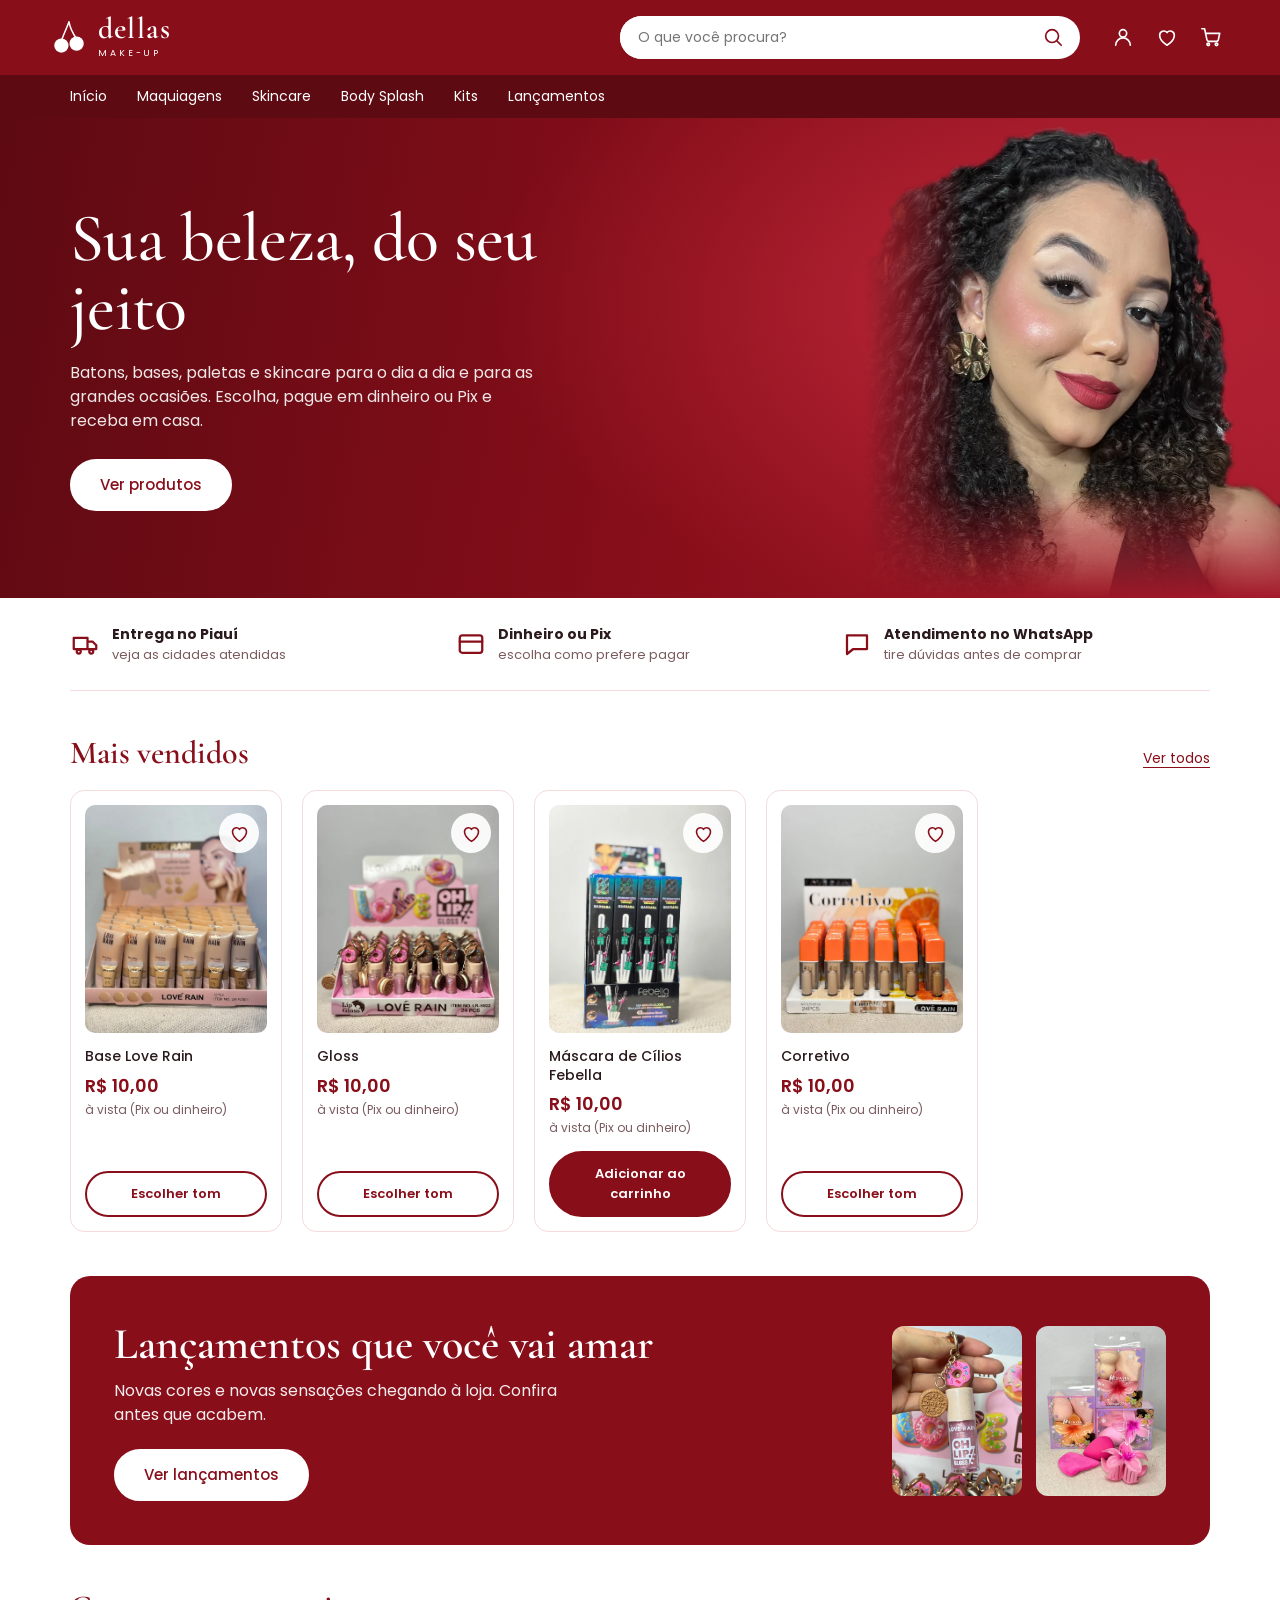
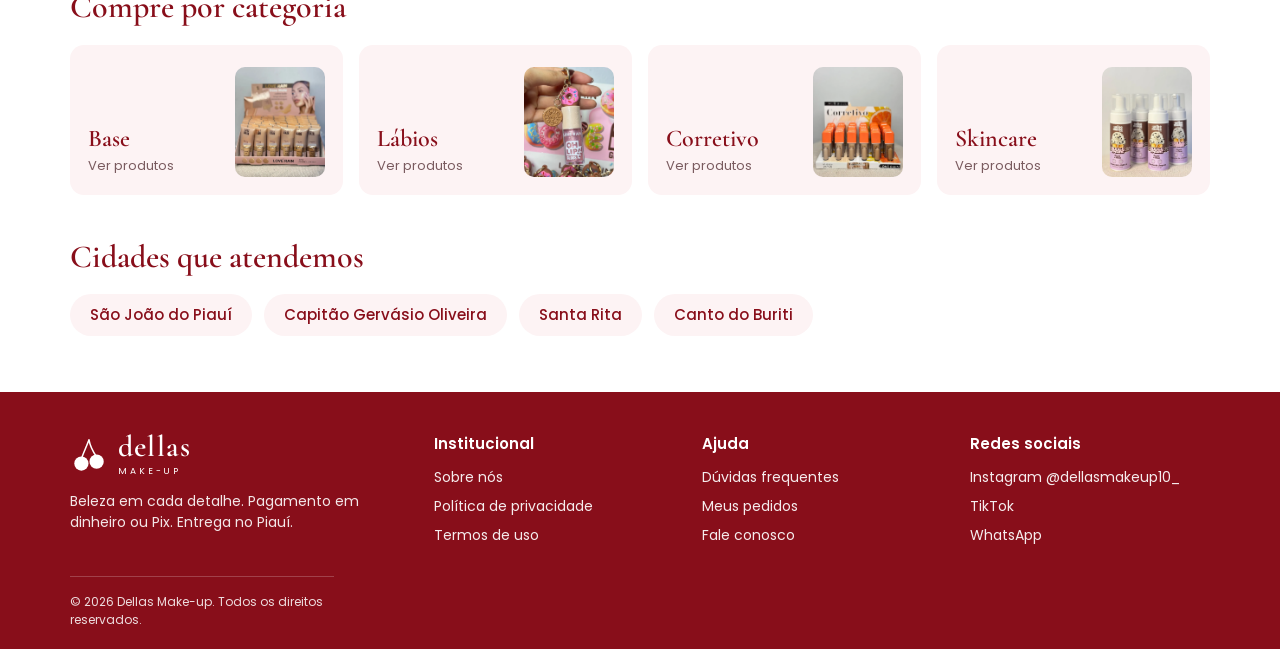
<file: index.html>
<!DOCTYPE html>
<html lang="pt-BR">
<head>
<meta charset="utf-8">
<meta name="viewport" content="width=device-width, initial-scale=1">
<title>Dellas Make-up | Sua beleza, do seu jeito</title>
<meta name="description" content="Batons, bases, paletas e skincare. Compre na Dellas Make-up e pague em dinheiro ou Pix.">
<link rel="preconnect" href="https://fonts.googleapis.com">
<link rel="preconnect" href="https://fonts.gstatic.com" crossorigin>
<link href="https://fonts.googleapis.com/css2?family=Cormorant+Garamond:wght@500;600&family=Poppins:wght@400;500;600&display=swap" rel="stylesheet">
<link rel="stylesheet" href="style.css?v=12">
</head>
<body>

<!-- Ícones reutilizáveis -->
<svg width="0" height="0" style="position:absolute" aria-hidden="true">
 <symbol id="cereja" viewBox="0 0 40 40"><path d="M20 4c-3 8-6 14-8 20M20 4c1 6 4 12 8 18" fill="none" stroke="#fff" stroke-width="1.6" stroke-linecap="round"/><circle cx="12" cy="29" r="7.5" fill="#fff"/><circle cx="28" cy="27" r="7.5" fill="#fff"/></symbol>
 <symbol id="batom" viewBox="0 0 48 70"><path d="M17 38V20q0-9 7-14q7 5 7 14v18z" fill="#880E1A"/><rect x="14" y="38" width="20" height="26" rx="2" fill="#3b0a10"/><rect x="14" y="38" width="20" height="4" fill="#c9a24a"/></symbol>
 <symbol id="base" viewBox="0 0 48 70"><rect x="18" y="4" width="12" height="14" rx="2" fill="#3b0a10"/><rect x="12" y="18" width="24" height="46" rx="6" fill="#e3b08e"/><rect x="16" y="30" width="16" height="14" rx="2" fill="#fff" opacity=".55"/></symbol>
 <symbol id="rimel" viewBox="0 0 48 70"><rect x="21" y="2" width="6" height="22" rx="2" fill="#3b0a10"/><rect x="15" y="24" width="18" height="40" rx="4" fill="#880E1A"/><rect x="15" y="40" width="18" height="6" fill="#3b0a10"/></symbol>
 <symbol id="paleta" viewBox="0 0 64 64"><rect x="3" y="10" width="58" height="44" rx="6" fill="#5b1620"/><g><rect x="9" y="16" width="14" height="14" rx="3" fill="#c0505a"/><rect x="25" y="16" width="14" height="14" rx="3" fill="#e2929a"/><rect x="41" y="16" width="14" height="14" rx="3" fill="#8f2a35"/><rect x="9" y="34" width="14" height="14" rx="3" fill="#d9a07a"/><rect x="25" y="34" width="14" height="14" rx="3" fill="#a3434d"/><rect x="41" y="34" width="14" height="14" rx="3" fill="#f0c3b5"/></g></symbol>
 <symbol id="creme" viewBox="0 0 64 64"><rect x="10" y="26" width="44" height="28" rx="6" fill="#f3d3d6"/><rect x="8" y="14" width="48" height="14" rx="5" fill="#880E1A"/></symbol>
</svg>

<header>
 <div class="wrap topo">
  <a class="logo" href="#" aria-label="Dellas Make-up, página inicial">
   <svg width="38" height="38"><use href="#cereja"/></svg>
   <span><b>dellas</b><small>MAKE-UP</small></span>
  </a>
  <form class="busca" role="search" action="produtos.html" method="get">
   <input type="search" name="q" placeholder="O que você procura?" aria-label="Buscar produtos">
   <button type="submit" aria-label="Buscar"><svg class="i" viewBox="0 0 24 24"><circle cx="11" cy="11" r="7"/><path d="m21 21-4.3-4.3"/></svg></button>
  </form>
  <div class="acoes">
   <a href="conta.html" aria-label="Minha conta"><svg class="i" viewBox="0 0 24 24"><circle cx="12" cy="8" r="4"/><path d="M4 21a8 8 0 0 1 16 0"/></svg></a>
   <a href="favoritos.html" aria-label="Favoritos"><svg class="i" viewBox="0 0 24 24"><path d="M12 21s-8-5.3-8-11a4.5 4.5 0 0 1 8-2.8A4.5 4.5 0 0 1 20 10c0 5.7-8 11-8 11z"/></svg><span class="badge" id="nFav" hidden>0</span></a>
   <a href="carrinho.html" aria-label="Carrinho"><svg class="i" viewBox="0 0 24 24"><circle cx="9" cy="20" r="1.4"/><circle cx="18" cy="20" r="1.4"/><path d="M2 3h3l2.6 12.2a2 2 0 0 0 2 1.6h8.3a2 2 0 0 0 2-1.5L21.5 8H6"/></svg><span class="badge" id="nCarrinho" hidden>0</span></a>
  </div>
 </div>
 <nav aria-label="Categorias"><div class="wrap"><ul>
  <li><a href="#">Início</a></li><li><a href="produtos.html">Maquiagens</a></li><li><a href="produtos.html?cat=skincare">Skincare</a></li><li><a href="produtos.html?cat=bodysplash">Body Splash</a></li><li><a href="produtos.html?cat=esponjas">Kits</a></li><li><a href="produtos.html?cat=lancamentos">Lançamentos</a></li>
 </ul></div></nav>
</header>

<main>
 <div class="hero"><div class="wrap">
  <div>
   <h1>Sua beleza, do seu jeito</h1>
   <p>Batons, bases, paletas e skincare para o dia a dia e para as grandes ocasiões. Escolha, pague em dinheiro ou Pix e receba em casa.</p>
   <a class="btn claro" href="produtos.html">Ver produtos</a>
  </div>
  <img src="foto-hero.webp" width="720" height="832" alt="Mulher sorrindo com maquiagem e batom vinho">
 </div></div>

 <div class="wrap">
  <div class="vant">
   <a href="#cidades" id="verCidades"><svg class="i" viewBox="0 0 24 24"><path d="M3 7h11v9H3zM14 10h4l3 3v3h-7z"/><circle cx="7" cy="18" r="1.6"/><circle cx="17" cy="18" r="1.6"/></svg><span><strong>Entrega no Piauí</strong>veja as cidades atendidas</span></a>
   <div><svg class="i" viewBox="0 0 24 24"><rect x="3" y="5" width="18" height="14" rx="2"/><path d="M3 10h18"/></svg><span><strong>Dinheiro ou Pix</strong>escolha como prefere pagar</span></div>
   <a href="https://wa.me/5511978373595?text=Ol%C3%A1!%20Vim%20pelo%20site%20da%20Dellas%20Make-up." target="_blank" rel="noopener"><svg class="i" viewBox="0 0 24 24"><path d="M4 5h16v11H9l-5 4z"/></svg><span><strong>Atendimento no WhatsApp</strong>tire dúvidas antes de comprar</span></a>
  </div>

  <section id="mais-vendidos">
   <div class="cab"><h2>Mais vendidos</h2><a href="produtos.html">Ver todos</a></div>
   <div class="grade" id="vendidos"></div>
  </section>

  <section id="lancamentos">
   <div class="lanc">
    <div>
     <h2>Lançamentos que você vai amar</h2>
     <p>Novas cores e novas sensações chegando à loja. Confira antes que acabem.</p>
     <a class="btn claro" href="produtos.html?cat=lancamentos">Ver lançamentos</a>
    </div>
    <div class="vitrine" aria-hidden="true"><img src="p-gloss-rosa.webp" alt=""><img src="p-kit-esponja-2.webp" alt=""></div>
   </div>
  </section>

  <section>
   <h2>Compre por categoria</h2>
   <div class="cats">
    <a href="produtos.html?cat=base"><span><b>Base</b><small>Ver produtos</small></span><img src="p-base.webp" alt=""></a>
    <a href="produtos.html?cat=labios"><span><b>Lábios</b><small>Ver produtos</small></span><img src="p-gloss-rosa.webp" alt=""></a>
    <a href="produtos.html?cat=corretivo"><span><b>Corretivo</b><small>Ver produtos</small></span><img src="p-corretivo-1.webp" alt=""></a>
    <a href="produtos.html?cat=skincare"><span><b>Skincare</b><small>Ver produtos</small></span><img src="p-espuma.webp" alt=""></a>
   </div>
  </section>
  <section id="cidades">
   <h2>Cidades que atendemos</h2>
   <ul class="cidades"><li>São João do Piauí</li><li>Capitão Gervásio Oliveira</li><li>Santa Rita</li><li>Canto do Buriti</li></ul>
  </section>
 </div>
</main>

<footer>
 <div class="wrap">
  <div class="rod">
   <div>
    <a class="logo" href="#"><svg width="38" height="38"><use href="#cereja"/></svg><span><b>dellas</b><small>MAKE-UP</small></span></a>
    <p>Beleza em cada detalhe. Pagamento em dinheiro ou Pix. Entrega no Piauí.</p>
   </div>
   <div><h4>Institucional</h4><ul><li><a href="sobre.html">Sobre nós</a></li><li><a href="#">Política de privacidade</a></li><li><a href="#">Termos de uso</a></li></ul></div>
   <div><h4>Ajuda</h4><ul><li><a href="#">Dúvidas frequentes</a></li><li><a href="pedidos.html">Meus pedidos</a></li><li><a href="https://wa.me/5511978373595?text=Ol%C3%A1!%20Vim%20pelo%20site%20da%20Dellas%20Make-up." target="_blank" rel="noopener">Fale conosco</a></li></ul></div>
   <div><h4>Redes sociais</h4><ul><li><a href="https://www.instagram.com/dellasmakeup10_" target="_blank" rel="noopener">Instagram @dellasmakeup10_</a></li><li><a href="#">TikTok</a></li><li><a href="https://wa.me/5511978373595?text=Ol%C3%A1!%20Vim%20pelo%20site%20da%20Dellas%20Make-up." target="_blank" rel="noopener">WhatsApp</a></li></ul></div>
  </div>
  <p class="copy">© 2026 Dellas Make-up. Todos os direitos reservados.</p>
 </div>
</footer>

<script src="config.js?v=12"></script>
<script src="catalogo.js?v=12"></script>
<script src="produtos.js?v=12"></script>
<script src="loja.js?v=12"></script>
<script>$("vendidos").innerHTML=[0,1,4,5].filter(visivel).map(i=>cartao(i)).join("");
$("verCidades").addEventListener("click",e=>{e.preventDefault();const s=$("cidades"),calmo=matchMedia("(prefers-reduced-motion:reduce)").matches;
 s.scrollIntoView({behavior:calmo?"auto":"smooth",block:"center"});s.classList.add("destacar");
 clearTimeout(window._dest);window._dest=setTimeout(()=>s.classList.remove("destacar"),2800);});</script>
</body>
</html>
</file>
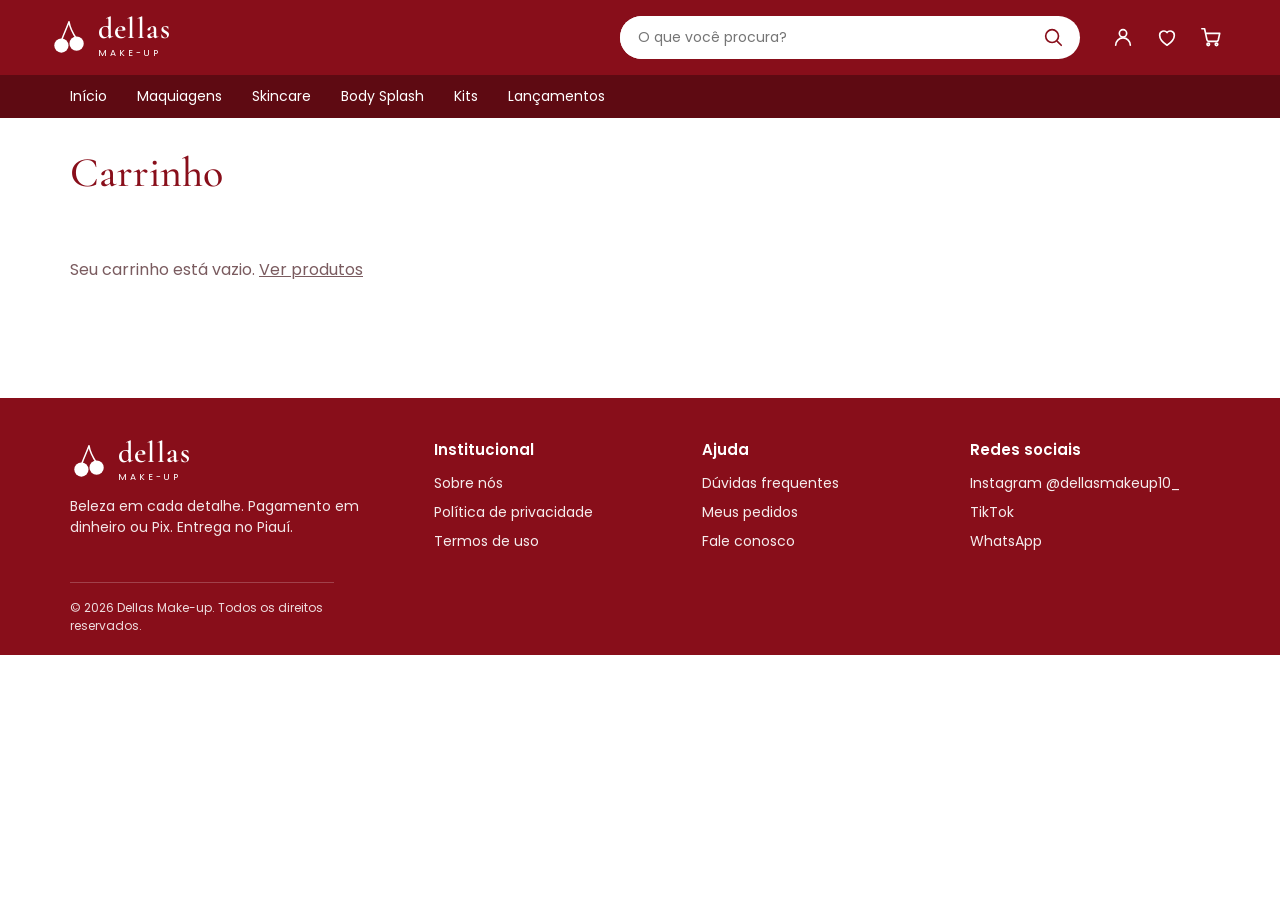
<file: carrinho.html>
<!DOCTYPE html>
<html lang="pt-BR">
<head>
<meta charset="utf-8">
<meta name="viewport" content="width=device-width, initial-scale=1">
<title>Carrinho | Dellas Make-up</title>
<meta name="description" content="Batons, bases, corretivos, paletas e mais. Compre na Dellas Make-up e pague em dinheiro ou Pix.">
<link rel="preconnect" href="https://fonts.googleapis.com">
<link rel="preconnect" href="https://fonts.gstatic.com" crossorigin>
<link href="https://fonts.googleapis.com/css2?family=Cormorant+Garamond:wght@500;600&family=Poppins:wght@400;500;600&display=swap" rel="stylesheet">
<link rel="stylesheet" href="style.css?v=12">
</head>
<body>

<!-- Ícones reutilizáveis -->
<svg width="0" height="0" style="position:absolute" aria-hidden="true">
 <symbol id="cereja" viewBox="0 0 40 40"><path d="M20 4c-3 8-6 14-8 20M20 4c1 6 4 12 8 18" fill="none" stroke="#fff" stroke-width="1.6" stroke-linecap="round"/><circle cx="12" cy="29" r="7.5" fill="#fff"/><circle cx="28" cy="27" r="7.5" fill="#fff"/></symbol>
 <symbol id="batom" viewBox="0 0 48 70"><path d="M17 38V20q0-9 7-14q7 5 7 14v18z" fill="#880E1A"/><rect x="14" y="38" width="20" height="26" rx="2" fill="#3b0a10"/><rect x="14" y="38" width="20" height="4" fill="#c9a24a"/></symbol>
 <symbol id="base" viewBox="0 0 48 70"><rect x="18" y="4" width="12" height="14" rx="2" fill="#3b0a10"/><rect x="12" y="18" width="24" height="46" rx="6" fill="#e3b08e"/><rect x="16" y="30" width="16" height="14" rx="2" fill="#fff" opacity=".55"/></symbol>
 <symbol id="rimel" viewBox="0 0 48 70"><rect x="21" y="2" width="6" height="22" rx="2" fill="#3b0a10"/><rect x="15" y="24" width="18" height="40" rx="4" fill="#880E1A"/><rect x="15" y="40" width="18" height="6" fill="#3b0a10"/></symbol>
 <symbol id="paleta" viewBox="0 0 64 64"><rect x="3" y="10" width="58" height="44" rx="6" fill="#5b1620"/><g><rect x="9" y="16" width="14" height="14" rx="3" fill="#c0505a"/><rect x="25" y="16" width="14" height="14" rx="3" fill="#e2929a"/><rect x="41" y="16" width="14" height="14" rx="3" fill="#8f2a35"/><rect x="9" y="34" width="14" height="14" rx="3" fill="#d9a07a"/><rect x="25" y="34" width="14" height="14" rx="3" fill="#a3434d"/><rect x="41" y="34" width="14" height="14" rx="3" fill="#f0c3b5"/></g></symbol>
 <symbol id="creme" viewBox="0 0 64 64"><rect x="10" y="26" width="44" height="28" rx="6" fill="#f3d3d6"/><rect x="8" y="14" width="48" height="14" rx="5" fill="#880E1A"/></symbol>
<symbol id="po" viewBox="0 0 64 64"><circle cx="32" cy="32" r="27" fill="#3b0a10"/><circle cx="32" cy="32" r="20" fill="#e9a3a6"/><circle cx="26" cy="26" r="6" fill="#fff" opacity=".35"/></symbol><symbol id="caneta" viewBox="0 0 48 70"><rect x="21" y="4" width="6" height="48" rx="3" fill="#3b0a10"/><path d="M21 52h6l-3 13z" fill="#880E1A"/></symbol></svg>

<header>
 <div class="wrap topo">
  <a class="logo" href="index.html" aria-label="Dellas Make-up, página inicial">
   <svg width="38" height="38"><use href="#cereja"/></svg>
   <span><b>dellas</b><small>MAKE-UP</small></span>
  </a>
  <form class="busca" role="search" action="produtos.html" method="get">
   <input type="search" name="q" placeholder="O que você procura?" aria-label="Buscar produtos">
   <button type="submit" aria-label="Buscar"><svg class="i" viewBox="0 0 24 24"><circle cx="11" cy="11" r="7"/><path d="m21 21-4.3-4.3"/></svg></button>
  </form>
  <div class="acoes">
   <a href="conta.html" aria-label="Minha conta"><svg class="i" viewBox="0 0 24 24"><circle cx="12" cy="8" r="4"/><path d="M4 21a8 8 0 0 1 16 0"/></svg></a>
   <a href="favoritos.html" aria-label="Favoritos"><svg class="i" viewBox="0 0 24 24"><path d="M12 21s-8-5.3-8-11a4.5 4.5 0 0 1 8-2.8A4.5 4.5 0 0 1 20 10c0 5.7-8 11-8 11z"/></svg><span class="badge" id="nFav" hidden>0</span></a>
   <a href="carrinho.html" aria-label="Carrinho"><svg class="i" viewBox="0 0 24 24"><circle cx="9" cy="20" r="1.4"/><circle cx="18" cy="20" r="1.4"/><path d="M2 3h3l2.6 12.2a2 2 0 0 0 2 1.6h8.3a2 2 0 0 0 2-1.5L21.5 8H6"/></svg><span class="badge" id="nCarrinho" hidden>0</span></a>
  </div>
 </div>
 <nav aria-label="Categorias"><div class="wrap"><ul>
  <li><a href="index.html">Início</a></li><li><a href="produtos.html">Maquiagens</a></li><li><a href="produtos.html?cat=skincare">Skincare</a></li><li><a href="produtos.html?cat=bodysplash">Body Splash</a></li><li><a href="produtos.html?cat=esponjas">Kits</a></li><li><a href="produtos.html?cat=lancamentos">Lançamentos</a></li>
 </ul></div></nav>
</header>

<main class="wrap pagina">
 <h1 class="titulo">Carrinho</h1>
 <p class="vazio" id="vazio" hidden>Seu carrinho está vazio. <a href="produtos.html"><u>Ver produtos</u></a></p>
 <div class="carrinho" id="cheio">
  <div id="itens"></div>
  <aside class="caixa">
   <h2>Resumo do pedido</h2>
   <div class="linha"><span>Subtotal</span><span id="sub"></span></div>
   <div class="linha total"><span>Total</span><span id="total"></span></div>
   <form id="pedido" class="form">
    <label>Nome<input name="nome" required maxlength="60" autocomplete="name"></label>
    <label>WhatsApp (com DDD)<input name="whats" required inputmode="tel" autocomplete="tel" placeholder="86 99999-9999"></label>
    <div class="radios" role="radiogroup" aria-label="Como você quer receber"><b>Como você quer receber?</b>
     <label><input type="radio" name="receber" value="Retirada" required> Retirada</label>
     <label><input type="radio" name="receber" value="Entrega"> Entrega</label></div>
    <fieldset id="blocoEntrega" hidden disabled>
     <label>Cidade<select name="cidade" required><option value="">Escolha sua cidade</option></select></label>
     <label>Rua<input type="text" name="rua" required maxlength="80" autocomplete="street-address" placeholder="Nome da rua"></label>
     <label>Bairro<input type="text" name="bairro" required maxlength="60" placeholder="Seu bairro"></label>
     <label>Número<input type="text" name="numero" required maxlength="10" placeholder="Ex.: 123 ou s/n"></label>
    </fieldset>
    <div class="radios" role="radiogroup" aria-label="Forma de pagamento"><b>Pagamento</b>
     <label><input type="radio" name="pag" value="Dinheiro" checked> Dinheiro</label>
     <label><input type="radio" name="pag" value="Pix"> Pix</label></div>
    <label>Observações (opcional)<textarea name="obs" rows="2" maxlength="300"></textarea></label>
    <p class="erro" id="erro" role="alert"></p>
    <button class="btn" type="submit">Enviar pedido pelo WhatsApp</button>
    <p class="nota-texto">O pedido abre no seu WhatsApp e o pagamento é combinado por lá.</p>
   </form>
   <button type="button" class="rem" id="limpar">Esvaziar carrinho</button>
  </aside>
 </div>
</main>
<script src="config.js?v=12"></script>
<script src="catalogo.js?v=12"></script>
<script src="produtos.js?v=12"></script>
<script src="loja.js?v=12"></script>
<script>
const lista=()=>carrinho.itens().filter(i=>visivel(i.id));
const somar=l=>l.reduce((s,i)=>s+(P[i.id].preco??0)*i.qtd,0);
const f=$("pedido");
f.cidade.insertAdjacentHTML("beforeend",LOJA.cidades.map(x=>`<option>${esc(x)}</option>`).join(""));
const c=conta.ler();if(c){f.nome.value=c.nome;f.whats.value=c.whats;f.cidade.value=c.cidade;
 if(c.endereco){const e=c.endereco;if(e.cidade)f.cidade.value=e.cidade;f.rua.value=e.rua||"";f.bairro.value=e.bairro||"";f.numero.value=e.numero||"";}}
else $("limpar").insertAdjacentHTML("beforebegin",'<p class="nota-texto"><a href="conta.html?voltar=carrinho.html"><u>Entre na sua conta</u> para preencher seus dados automaticamente e guardar o histórico dos seus pedidos.</a></p>');
f.addEventListener("change",e=>{if(e.target.name!=="receber")return;const ent=f.receber.value==="Entrega";$("blocoEntrega").hidden=!ent;$("blocoEntrega").disabled=!ent;});
function desenhar(){
 const l=lista();$("vazio").hidden=l.length>0;$("cheio").hidden=!l.length;if(!l.length)return;
 $("itens").innerHTML=l.map((it,k)=>{const p=P[it.id];
  return `<div class="item"><a href="produto.html?id=${it.id}"><img src="${p.imgs[0]}" alt="${esc(p.nome)}"></a><div><h3><a href="produto.html?id=${it.id}">${esc(p.nome)}</a></h3>${it.tom?`<small>Tom: ${esc(it.tom)}</small>`:""}<div class="qtd"><button type="button" data-k="${k}" data-d="-1" aria-label="Diminuir quantidade">−</button><span>${it.qtd}</span><button type="button" data-k="${k}" data-d="1" aria-label="Aumentar quantidade">+</button></div></div><div class="dir"><b>${brl((p.preco??0)*it.qtd)}</b><br><button type="button" class="rem" data-k="${k}" data-rem>Remover</button></div></div>`;}).join("");
 $("sub").textContent=$("total").textContent=brl(somar(l));
}
$("itens").addEventListener("click",e=>{const b=e.target.closest("button");if(!b)return;
 const l=lista(),k=+b.dataset.k;
 if(b.hasAttribute("data-rem"))l.splice(k,1);else l[k].qtd=Math.min(20,Math.max(1,l[k].qtd+ +b.dataset.d));
 carrinho.salvar(l);desenhar();});
$("limpar").onclick=()=>{carrinho.salvar([]);desenhar();};
f.addEventListener("submit",e=>{e.preventDefault();const l=lista();if(!l.length)return;
 if(!LOJA.whatsapp){$("erro").textContent="O número de WhatsApp da loja ainda não foi configurado (arquivo produtos.js).";return;}
 $("erro").textContent="";
 const linhas=l.map(i=>{const p=P[i.id];return `• ${i.qtd}x ${p.nome}${i.tom?` (tom ${i.tom})`:""} - ${brl((p.preco??0)*i.qtd)}`;}).join("\n");
 const ent=f.receber.value==="Entrega";
 const receb=ent?`Entrega\n*Endereço:* ${f.rua.value.trim()}, nº ${f.numero.value.trim()}, ${f.bairro.value.trim()} - ${f.cidade.value}`:"Retirada";
 const msg=`Olá! Quero fazer um pedido na Dellas Make-up:\n\n${linhas}\n\n*Total:* ${brl(somar(l))}\n*Nome:* ${f.nome.value.trim()}\n*WhatsApp:* ${f.whats.value.trim()}\n*Recebimento:* ${receb}\n*Pagamento:* ${f.pag.value}${f.obs.value.trim()?`\n*Obs.:* ${f.obs.value.trim()}`:""}`;
 if(ent&&c)conta.salvar({...c,endereco:{cidade:f.cidade.value,rua:f.rua.value.trim(),bairro:f.bairro.value.trim(),numero:f.numero.value.trim()}});
 pedidos.adicionar({id:Date.now(),data:new Date().toISOString(),uid:uidAtual(),itens:l.map(i=>({id:i.id,nome:P[i.id].nome,tom:i.tom,qtd:i.qtd,preco:P[i.id].preco??0})),total:somar(l),receber:ent?"Entrega":"Retirada",endereco:ent?`${f.rua.value.trim()}, nº ${f.numero.value.trim()}, ${f.bairro.value.trim()} - ${f.cidade.value}`:"",pagamento:f.pag.value});
 window.open("https://wa.me/"+LOJA.whatsapp.replace(/\D/g,"")+"?text="+encodeURIComponent(msg),"_blank","noopener");
 carrinho.salvar([]);setTimeout(()=>{location.href="pedidos.html?enviado=1";},400);});
desenhar();
</script>

<footer>
 <div class="wrap">
  <div class="rod">
   <div>
    <a class="logo" href="index.html"><svg width="38" height="38"><use href="#cereja"/></svg><span><b>dellas</b><small>MAKE-UP</small></span></a>
    <p>Beleza em cada detalhe. Pagamento em dinheiro ou Pix. Entrega no Piauí.</p>
   </div>
   <div><h4>Institucional</h4><ul><li><a href="sobre.html">Sobre nós</a></li><li><a href="#">Política de privacidade</a></li><li><a href="#">Termos de uso</a></li></ul></div>
   <div><h4>Ajuda</h4><ul><li><a href="#">Dúvidas frequentes</a></li><li><a href="pedidos.html">Meus pedidos</a></li><li><a href="https://wa.me/5511978373595?text=Ol%C3%A1!%20Vim%20pelo%20site%20da%20Dellas%20Make-up." target="_blank" rel="noopener">Fale conosco</a></li></ul></div>
   <div><h4>Redes sociais</h4><ul><li><a href="https://www.instagram.com/dellasmakeup10_" target="_blank" rel="noopener">Instagram @dellasmakeup10_</a></li><li><a href="#">TikTok</a></li><li><a href="https://wa.me/5511978373595?text=Ol%C3%A1!%20Vim%20pelo%20site%20da%20Dellas%20Make-up." target="_blank" rel="noopener">WhatsApp</a></li></ul></div>
  </div>
  <p class="copy">© 2026 Dellas Make-up. Todos os direitos reservados.</p>
 </div>
</footer>

</body>
</html>
</file>
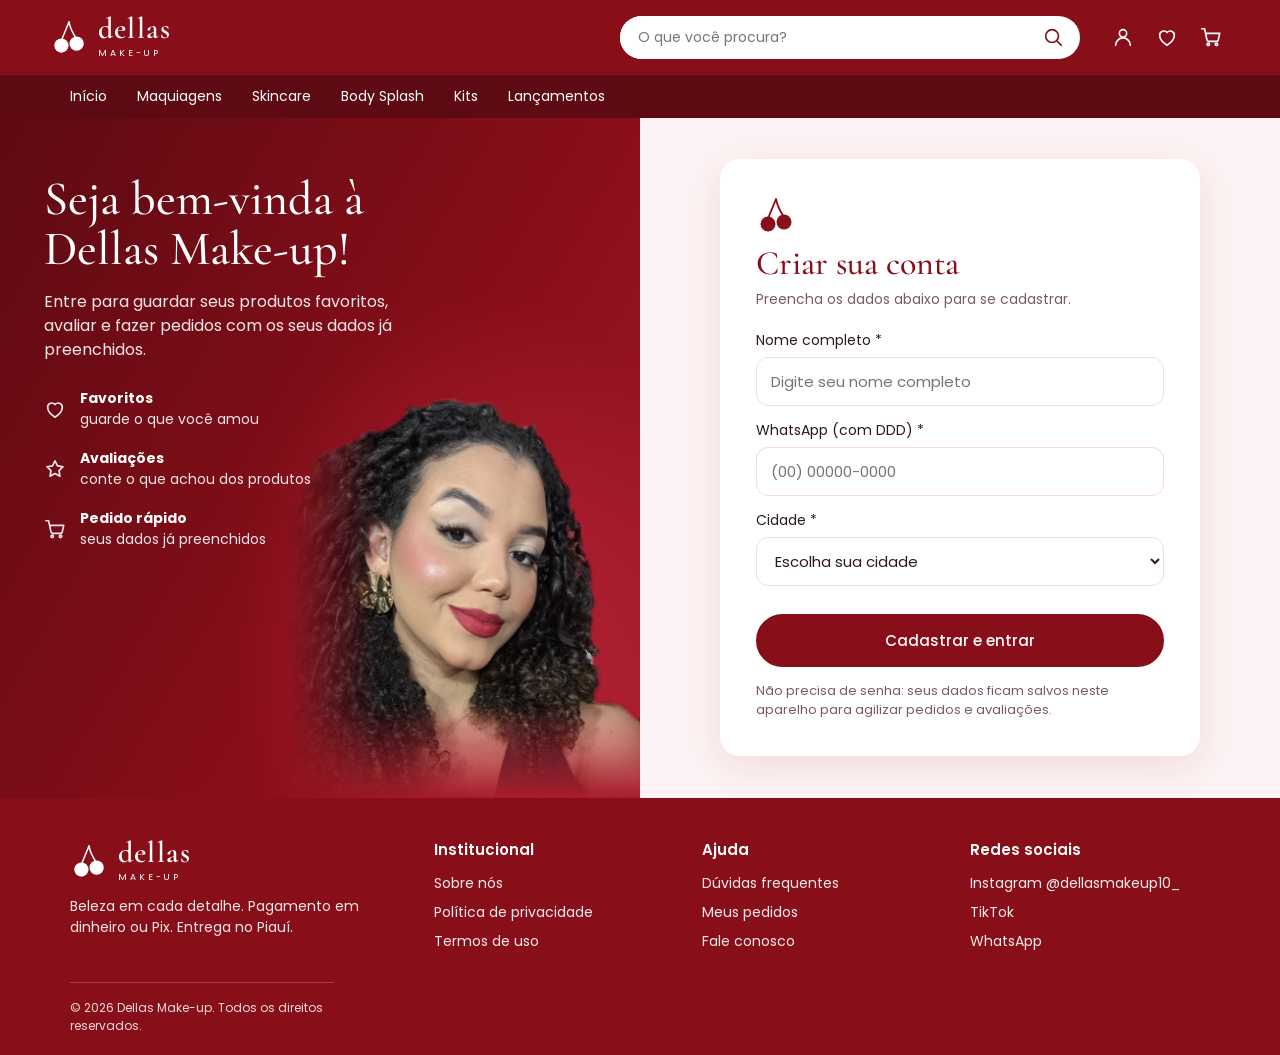
<file: conta.html>
<!DOCTYPE html>
<html lang="pt-BR">
<head>
<meta charset="utf-8">
<meta name="viewport" content="width=device-width, initial-scale=1">
<title>Minha conta | Dellas Make-up</title>
<meta name="description" content="Batons, bases, corretivos, paletas e mais. Compre na Dellas Make-up e pague em dinheiro ou Pix.">
<link rel="preconnect" href="https://fonts.googleapis.com">
<link rel="preconnect" href="https://fonts.gstatic.com" crossorigin>
<link href="https://fonts.googleapis.com/css2?family=Cormorant+Garamond:wght@500;600&family=Poppins:wght@400;500;600&display=swap" rel="stylesheet">
<link rel="stylesheet" href="style.css?v=12">
</head>
<body>

<!-- Ícones reutilizáveis -->
<svg width="0" height="0" style="position:absolute" aria-hidden="true">
 <symbol id="cereja" viewBox="0 0 40 40"><path d="M20 4c-3 8-6 14-8 20M20 4c1 6 4 12 8 18" fill="none" stroke="#fff" stroke-width="1.6" stroke-linecap="round"/><circle cx="12" cy="29" r="7.5" fill="#fff"/><circle cx="28" cy="27" r="7.5" fill="#fff"/></symbol>
 <symbol id="batom" viewBox="0 0 48 70"><path d="M17 38V20q0-9 7-14q7 5 7 14v18z" fill="#880E1A"/><rect x="14" y="38" width="20" height="26" rx="2" fill="#3b0a10"/><rect x="14" y="38" width="20" height="4" fill="#c9a24a"/></symbol>
 <symbol id="base" viewBox="0 0 48 70"><rect x="18" y="4" width="12" height="14" rx="2" fill="#3b0a10"/><rect x="12" y="18" width="24" height="46" rx="6" fill="#e3b08e"/><rect x="16" y="30" width="16" height="14" rx="2" fill="#fff" opacity=".55"/></symbol>
 <symbol id="rimel" viewBox="0 0 48 70"><rect x="21" y="2" width="6" height="22" rx="2" fill="#3b0a10"/><rect x="15" y="24" width="18" height="40" rx="4" fill="#880E1A"/><rect x="15" y="40" width="18" height="6" fill="#3b0a10"/></symbol>
 <symbol id="paleta" viewBox="0 0 64 64"><rect x="3" y="10" width="58" height="44" rx="6" fill="#5b1620"/><g><rect x="9" y="16" width="14" height="14" rx="3" fill="#c0505a"/><rect x="25" y="16" width="14" height="14" rx="3" fill="#e2929a"/><rect x="41" y="16" width="14" height="14" rx="3" fill="#8f2a35"/><rect x="9" y="34" width="14" height="14" rx="3" fill="#d9a07a"/><rect x="25" y="34" width="14" height="14" rx="3" fill="#a3434d"/><rect x="41" y="34" width="14" height="14" rx="3" fill="#f0c3b5"/></g></symbol>
 <symbol id="creme" viewBox="0 0 64 64"><rect x="10" y="26" width="44" height="28" rx="6" fill="#f3d3d6"/><rect x="8" y="14" width="48" height="14" rx="5" fill="#880E1A"/></symbol>
<symbol id="po" viewBox="0 0 64 64"><circle cx="32" cy="32" r="27" fill="#3b0a10"/><circle cx="32" cy="32" r="20" fill="#e9a3a6"/><circle cx="26" cy="26" r="6" fill="#fff" opacity=".35"/></symbol><symbol id="caneta" viewBox="0 0 48 70"><rect x="21" y="4" width="6" height="48" rx="3" fill="#3b0a10"/><path d="M21 52h6l-3 13z" fill="#880E1A"/></symbol></svg>

<header>
 <div class="wrap topo">
  <a class="logo" href="index.html" aria-label="Dellas Make-up, página inicial">
   <svg width="38" height="38"><use href="#cereja"/></svg>
   <span><b>dellas</b><small>MAKE-UP</small></span>
  </a>
  <form class="busca" role="search" action="produtos.html" method="get">
   <input type="search" name="q" placeholder="O que você procura?" aria-label="Buscar produtos">
   <button type="submit" aria-label="Buscar"><svg class="i" viewBox="0 0 24 24"><circle cx="11" cy="11" r="7"/><path d="m21 21-4.3-4.3"/></svg></button>
  </form>
  <div class="acoes">
   <a href="conta.html" aria-label="Minha conta"><svg class="i" viewBox="0 0 24 24"><circle cx="12" cy="8" r="4"/><path d="M4 21a8 8 0 0 1 16 0"/></svg></a>
   <a href="favoritos.html" aria-label="Favoritos"><svg class="i" viewBox="0 0 24 24"><path d="M12 21s-8-5.3-8-11a4.5 4.5 0 0 1 8-2.8A4.5 4.5 0 0 1 20 10c0 5.7-8 11-8 11z"/></svg><span class="badge" id="nFav" hidden>0</span></a>
   <a href="carrinho.html" aria-label="Carrinho"><svg class="i" viewBox="0 0 24 24"><circle cx="9" cy="20" r="1.4"/><circle cx="18" cy="20" r="1.4"/><path d="M2 3h3l2.6 12.2a2 2 0 0 0 2 1.6h8.3a2 2 0 0 0 2-1.5L21.5 8H6"/></svg><span class="badge" id="nCarrinho" hidden>0</span></a>
  </div>
 </div>
 <nav aria-label="Categorias"><div class="wrap"><ul>
  <li><a href="index.html">Início</a></li><li><a href="produtos.html">Maquiagens</a></li><li><a href="produtos.html?cat=skincare">Skincare</a></li><li><a href="produtos.html?cat=bodysplash">Body Splash</a></li><li><a href="produtos.html?cat=esponjas">Kits</a></li><li><a href="produtos.html?cat=lancamentos">Lançamentos</a></li>
 </ul></div></nav>
</header>

<main class="conta-pagina">
 <div class="conta-lado">
  <div class="conta-texto">
   <h2>Seja bem-vinda à Dellas Make-up!</h2>
   <p>Entre para guardar seus produtos favoritos, avaliar e fazer pedidos com os seus dados já preenchidos.</p>
   <ul>
    <li><svg class="i" viewBox="0 0 24 24"><path d="M12 21s-8-5.3-8-11a4.5 4.5 0 0 1 8-2.8A4.5 4.5 0 0 1 20 10c0 5.7-8 11-8 11z"/></svg><span><b>Favoritos</b>guarde o que você amou</span></li>
    <li><svg class="i" viewBox="0 0 24 24"><path d="m12 3 2.7 5.6 6.1.9-4.4 4.3 1 6.1L12 17l-5.4 2.9 1-6.1-4.4-4.3 6.1-.9z"/></svg><span><b>Avaliações</b>conte o que achou dos produtos</span></li>
    <li><svg class="i" viewBox="0 0 24 24"><circle cx="9" cy="20" r="1.4"/><circle cx="18" cy="20" r="1.4"/><path d="M2 3h3l2.6 12.2a2 2 0 0 0 2 1.6h8.3a2 2 0 0 0 2-1.5L21.5 8H6"/></svg><span><b>Pedido rápido</b>seus dados já preenchidos</span></li>
   </ul>
  </div>
  <img src="foto-hero.webp" alt="">
 </div>
 <div class="conta-dir"><div class="conta-cartao" id="conteudo"></div></div>
</main>
<script src="config.js?v=12"></script>
<script src="catalogo.js?v=12"></script>
<script src="produtos.js?v=12"></script>
<script src="loja.js?v=12"></script>
<script>
const voltar=new URLSearchParams(location.search).get("voltar");
const destino=/^[a-z]+\.html(\?[A-Za-z0-9=&_-]*)?$/.test(voltar||"")?voltar:null;
const cereja='<svg class="cereja-v" viewBox="0 0 40 40" aria-hidden="true"><path d="M20 4c-3 8-6 14-8 20M20 4c1 6 4 12 8 18" fill="none" stroke="#880E1A" stroke-width="1.8" stroke-linecap="round"/><circle cx="12" cy="29" r="7.5" fill="#880E1A"/><circle cx="28" cy="27" r="7.5" fill="#880E1A"/></svg>';
function formulario(d){const novo=!d.nome;
 $("conteudo").innerHTML=`${cereja}<h1>${novo?"Criar sua conta":"Editar seus dados"}</h1><p class="sub">Preencha os dados abaixo${novo?" para se cadastrar":""}.</p><form id="f" class="form"><label>Nome completo *<input name="nome" required maxlength="60" autocomplete="name" placeholder="Digite seu nome completo" value="${esc(d.nome||"")}"></label><label>WhatsApp (com DDD) *<input name="whats" required inputmode="tel" autocomplete="tel" placeholder="(00) 00000-0000" value="${esc(d.whats||"")}"></label><label>Cidade *<select name="cidade" required><option value="">Escolha sua cidade</option>${LOJA.cidades.map(x=>`<option${x===d.cidade?" selected":""}>${esc(x)}</option>`).join("")}</select></label><p class="erro" id="erro" role="alert"></p><button class="btn" type="submit">${novo?"Cadastrar e entrar":"Salvar"}</button><p class="nota-texto">Não precisa de senha: seus dados ficam salvos neste aparelho para agilizar pedidos e avaliações.</p></form>`;
 $("f").addEventListener("submit",e=>{e.preventDefault();const f=e.target,w=f.whats.value.replace(/\D/g,"");
  if(w.length<10||w.length>13){$("erro").textContent="Digite o WhatsApp com DDD. Ex.: (86) 99999-9999";return;}
  conta.salvar({uid:d.uid||(crypto.randomUUID?crypto.randomUUID():String(Date.now())),nome:f.nome.value.trim(),whats:f.whats.value.trim(),cidade:f.cidade.value,endereco:d.endereco});
  if(destino)location.href=destino;else perfil();});
}
function perfil(){const c=conta.ler();
 $("conteudo").innerHTML=`${cereja}<h1>Olá, ${esc(c.nome.split(" ")[0])}!</h1><p class="sub">Seus dados neste aparelho.</p><dl class="dados"><dt>Nome</dt><dd>${esc(c.nome)}</dd><dt>WhatsApp</dt><dd>${esc(c.whats)}</dd><dt>Cidade</dt><dd>${esc(c.cidade)}</dd></dl><p class="botoes"><a class="btn" href="pedidos.html">Meus pedidos</a><a class="btn vazado" href="favoritos.html">Favoritos</a><a class="btn vazado" href="carrinho.html">Carrinho</a></p><p><button type="button" class="rem" id="editar">Editar dados</button> · <button type="button" class="rem" id="sair">Sair</button></p>`;
 $("editar").onclick=()=>formulario(c);$("sair").onclick=()=>{conta.sair();formulario({});};}
conta.ler()?perfil():formulario({});
</script>

<footer>
 <div class="wrap">
  <div class="rod">
   <div>
    <a class="logo" href="index.html"><svg width="38" height="38"><use href="#cereja"/></svg><span><b>dellas</b><small>MAKE-UP</small></span></a>
    <p>Beleza em cada detalhe. Pagamento em dinheiro ou Pix. Entrega no Piauí.</p>
   </div>
   <div><h4>Institucional</h4><ul><li><a href="sobre.html">Sobre nós</a></li><li><a href="#">Política de privacidade</a></li><li><a href="#">Termos de uso</a></li></ul></div>
   <div><h4>Ajuda</h4><ul><li><a href="#">Dúvidas frequentes</a></li><li><a href="pedidos.html">Meus pedidos</a></li><li><a href="https://wa.me/5511978373595?text=Ol%C3%A1!%20Vim%20pelo%20site%20da%20Dellas%20Make-up." target="_blank" rel="noopener">Fale conosco</a></li></ul></div>
   <div><h4>Redes sociais</h4><ul><li><a href="https://www.instagram.com/dellasmakeup10_" target="_blank" rel="noopener">Instagram @dellasmakeup10_</a></li><li><a href="#">TikTok</a></li><li><a href="https://wa.me/5511978373595?text=Ol%C3%A1!%20Vim%20pelo%20site%20da%20Dellas%20Make-up." target="_blank" rel="noopener">WhatsApp</a></li></ul></div>
  </div>
  <p class="copy">© 2026 Dellas Make-up. Todos os direitos reservados.</p>
 </div>
</footer>

</body>
</html>
</file>
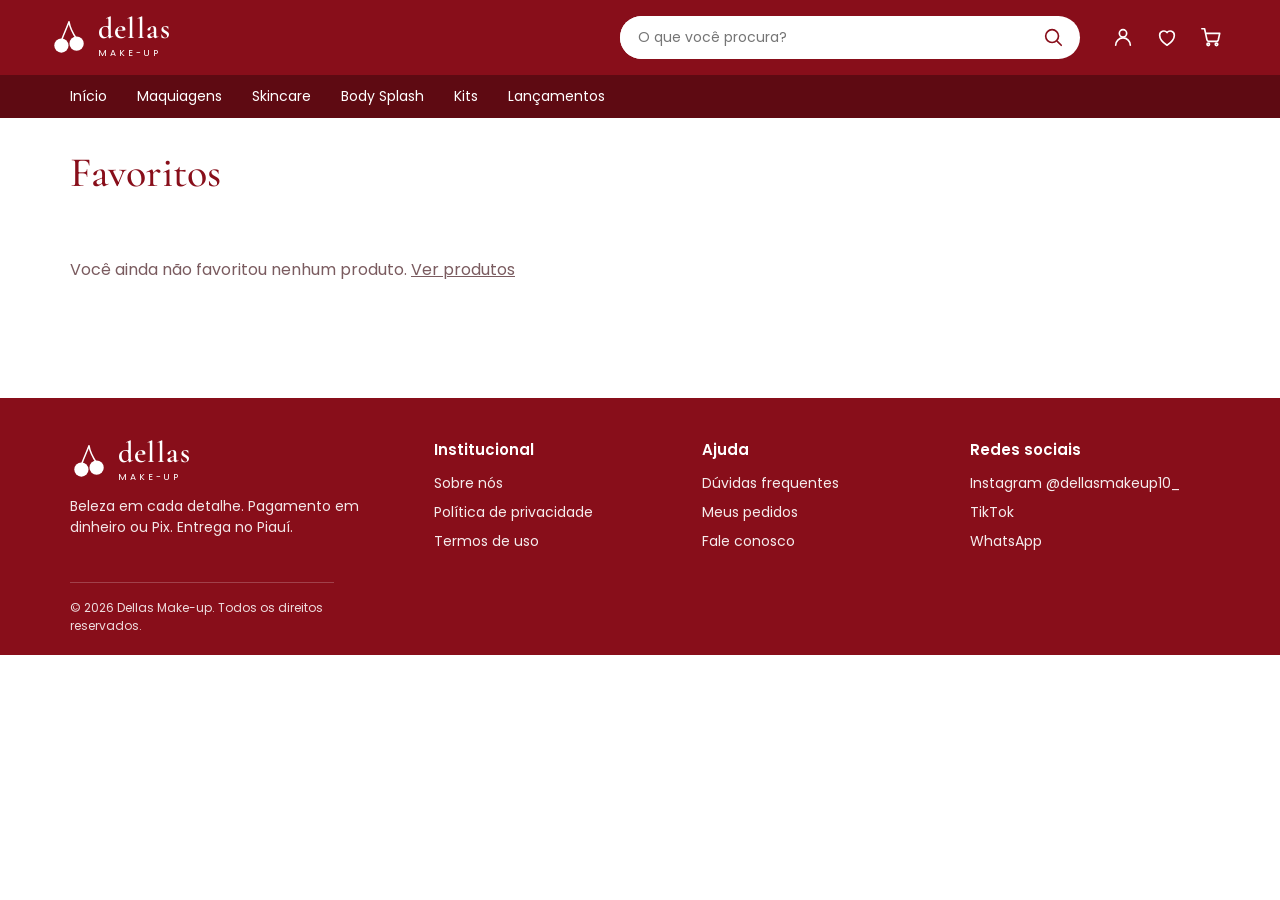
<file: favoritos.html>
<!DOCTYPE html>
<html lang="pt-BR">
<head>
<meta charset="utf-8">
<meta name="viewport" content="width=device-width, initial-scale=1">
<title>Favoritos | Dellas Make-up</title>
<meta name="description" content="Batons, bases, corretivos, paletas e mais. Compre na Dellas Make-up e pague em dinheiro ou Pix.">
<link rel="preconnect" href="https://fonts.googleapis.com">
<link rel="preconnect" href="https://fonts.gstatic.com" crossorigin>
<link href="https://fonts.googleapis.com/css2?family=Cormorant+Garamond:wght@500;600&family=Poppins:wght@400;500;600&display=swap" rel="stylesheet">
<link rel="stylesheet" href="style.css?v=12">
</head>
<body>

<!-- Ícones reutilizáveis -->
<svg width="0" height="0" style="position:absolute" aria-hidden="true">
 <symbol id="cereja" viewBox="0 0 40 40"><path d="M20 4c-3 8-6 14-8 20M20 4c1 6 4 12 8 18" fill="none" stroke="#fff" stroke-width="1.6" stroke-linecap="round"/><circle cx="12" cy="29" r="7.5" fill="#fff"/><circle cx="28" cy="27" r="7.5" fill="#fff"/></symbol>
 <symbol id="batom" viewBox="0 0 48 70"><path d="M17 38V20q0-9 7-14q7 5 7 14v18z" fill="#880E1A"/><rect x="14" y="38" width="20" height="26" rx="2" fill="#3b0a10"/><rect x="14" y="38" width="20" height="4" fill="#c9a24a"/></symbol>
 <symbol id="base" viewBox="0 0 48 70"><rect x="18" y="4" width="12" height="14" rx="2" fill="#3b0a10"/><rect x="12" y="18" width="24" height="46" rx="6" fill="#e3b08e"/><rect x="16" y="30" width="16" height="14" rx="2" fill="#fff" opacity=".55"/></symbol>
 <symbol id="rimel" viewBox="0 0 48 70"><rect x="21" y="2" width="6" height="22" rx="2" fill="#3b0a10"/><rect x="15" y="24" width="18" height="40" rx="4" fill="#880E1A"/><rect x="15" y="40" width="18" height="6" fill="#3b0a10"/></symbol>
 <symbol id="paleta" viewBox="0 0 64 64"><rect x="3" y="10" width="58" height="44" rx="6" fill="#5b1620"/><g><rect x="9" y="16" width="14" height="14" rx="3" fill="#c0505a"/><rect x="25" y="16" width="14" height="14" rx="3" fill="#e2929a"/><rect x="41" y="16" width="14" height="14" rx="3" fill="#8f2a35"/><rect x="9" y="34" width="14" height="14" rx="3" fill="#d9a07a"/><rect x="25" y="34" width="14" height="14" rx="3" fill="#a3434d"/><rect x="41" y="34" width="14" height="14" rx="3" fill="#f0c3b5"/></g></symbol>
 <symbol id="creme" viewBox="0 0 64 64"><rect x="10" y="26" width="44" height="28" rx="6" fill="#f3d3d6"/><rect x="8" y="14" width="48" height="14" rx="5" fill="#880E1A"/></symbol>
<symbol id="po" viewBox="0 0 64 64"><circle cx="32" cy="32" r="27" fill="#3b0a10"/><circle cx="32" cy="32" r="20" fill="#e9a3a6"/><circle cx="26" cy="26" r="6" fill="#fff" opacity=".35"/></symbol><symbol id="caneta" viewBox="0 0 48 70"><rect x="21" y="4" width="6" height="48" rx="3" fill="#3b0a10"/><path d="M21 52h6l-3 13z" fill="#880E1A"/></symbol></svg>

<header>
 <div class="wrap topo">
  <a class="logo" href="index.html" aria-label="Dellas Make-up, página inicial">
   <svg width="38" height="38"><use href="#cereja"/></svg>
   <span><b>dellas</b><small>MAKE-UP</small></span>
  </a>
  <form class="busca" role="search" action="produtos.html" method="get">
   <input type="search" name="q" placeholder="O que você procura?" aria-label="Buscar produtos">
   <button type="submit" aria-label="Buscar"><svg class="i" viewBox="0 0 24 24"><circle cx="11" cy="11" r="7"/><path d="m21 21-4.3-4.3"/></svg></button>
  </form>
  <div class="acoes">
   <a href="conta.html" aria-label="Minha conta"><svg class="i" viewBox="0 0 24 24"><circle cx="12" cy="8" r="4"/><path d="M4 21a8 8 0 0 1 16 0"/></svg></a>
   <a href="favoritos.html" aria-label="Favoritos"><svg class="i" viewBox="0 0 24 24"><path d="M12 21s-8-5.3-8-11a4.5 4.5 0 0 1 8-2.8A4.5 4.5 0 0 1 20 10c0 5.7-8 11-8 11z"/></svg><span class="badge" id="nFav" hidden>0</span></a>
   <a href="carrinho.html" aria-label="Carrinho"><svg class="i" viewBox="0 0 24 24"><circle cx="9" cy="20" r="1.4"/><circle cx="18" cy="20" r="1.4"/><path d="M2 3h3l2.6 12.2a2 2 0 0 0 2 1.6h8.3a2 2 0 0 0 2-1.5L21.5 8H6"/></svg><span class="badge" id="nCarrinho" hidden>0</span></a>
  </div>
 </div>
 <nav aria-label="Categorias"><div class="wrap"><ul>
  <li><a href="index.html">Início</a></li><li><a href="produtos.html">Maquiagens</a></li><li><a href="produtos.html?cat=skincare">Skincare</a></li><li><a href="produtos.html?cat=bodysplash">Body Splash</a></li><li><a href="produtos.html?cat=esponjas">Kits</a></li><li><a href="produtos.html?cat=lancamentos">Lançamentos</a></li>
 </ul></div></nav>
</header>

<main class="wrap pagina">
 <h1 class="titulo">Favoritos</h1>
 <div class="grade" id="grade"></div>
</main>
<script src="config.js?v=12"></script>
<script src="catalogo.js?v=12"></script>
<script src="produtos.js?v=12"></script>
<script src="loja.js?v=12"></script>
<script>
function mostrar(){const l=favoritos.lista().filter(visivel);
 $("grade").innerHTML=l.length?l.map(i=>cartao(i)).join(""):`<p class="vazio">Você ainda não favoritou nenhum produto. <a href="produtos.html"><u>Ver produtos</u></a></p>`;}
document.addEventListener("click",e=>{if(e.target.closest("[data-fav]"))setTimeout(mostrar,0);});
mostrar();
</script>

<footer>
 <div class="wrap">
  <div class="rod">
   <div>
    <a class="logo" href="index.html"><svg width="38" height="38"><use href="#cereja"/></svg><span><b>dellas</b><small>MAKE-UP</small></span></a>
    <p>Beleza em cada detalhe. Pagamento em dinheiro ou Pix. Entrega no Piauí.</p>
   </div>
   <div><h4>Institucional</h4><ul><li><a href="sobre.html">Sobre nós</a></li><li><a href="#">Política de privacidade</a></li><li><a href="#">Termos de uso</a></li></ul></div>
   <div><h4>Ajuda</h4><ul><li><a href="#">Dúvidas frequentes</a></li><li><a href="pedidos.html">Meus pedidos</a></li><li><a href="https://wa.me/5511978373595?text=Ol%C3%A1!%20Vim%20pelo%20site%20da%20Dellas%20Make-up." target="_blank" rel="noopener">Fale conosco</a></li></ul></div>
   <div><h4>Redes sociais</h4><ul><li><a href="https://www.instagram.com/dellasmakeup10_" target="_blank" rel="noopener">Instagram @dellasmakeup10_</a></li><li><a href="#">TikTok</a></li><li><a href="https://wa.me/5511978373595?text=Ol%C3%A1!%20Vim%20pelo%20site%20da%20Dellas%20Make-up." target="_blank" rel="noopener">WhatsApp</a></li></ul></div>
  </div>
  <p class="copy">© 2026 Dellas Make-up. Todos os direitos reservados.</p>
 </div>
</footer>

</body>
</html>
</file>
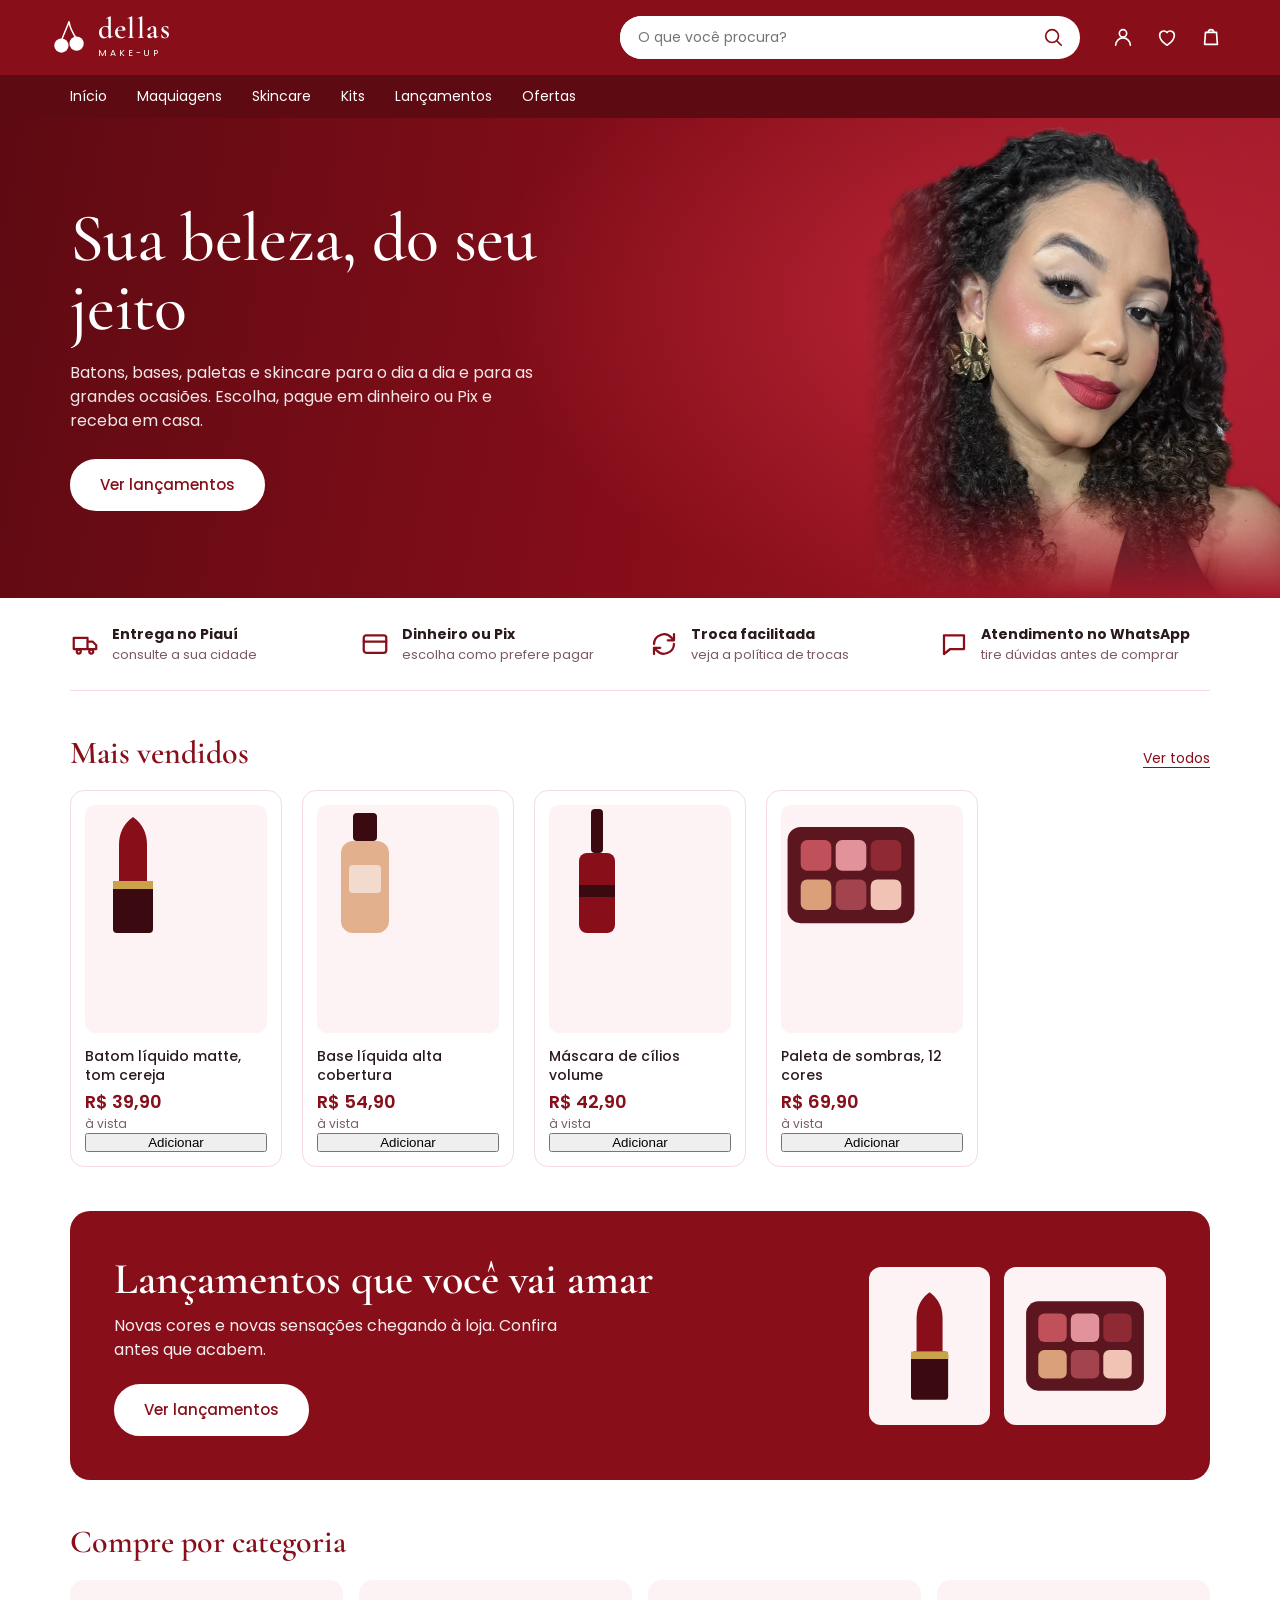
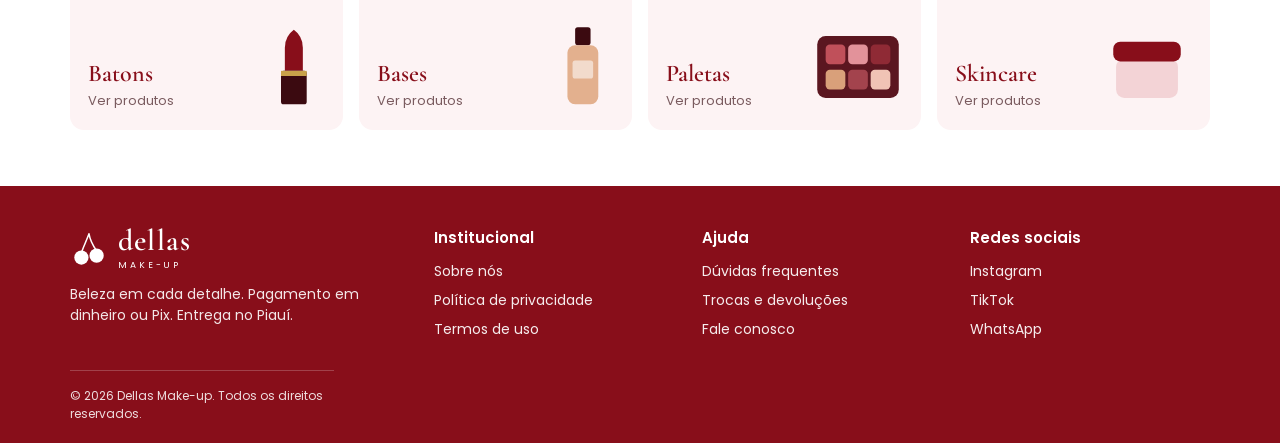
<file: index (1).html>
<!DOCTYPE html>
<html lang="pt-BR">
<head>
<meta charset="utf-8">
<meta name="viewport" content="width=device-width, initial-scale=1">
<title>Dellas Make-up | Sua beleza, do seu jeito</title>
<meta name="description" content="Batons, bases, paletas e skincare. Compre na Dellas Make-up e pague em dinheiro ou Pix.">
<link rel="preconnect" href="https://fonts.googleapis.com">
<link rel="preconnect" href="https://fonts.gstatic.com" crossorigin>
<link href="https://fonts.googleapis.com/css2?family=Cormorant+Garamond:wght@500;600&family=Poppins:wght@400;500;600&display=swap" rel="stylesheet">
<link rel="stylesheet" href="style.css">
</head>
<body>

<!-- Ícones reutilizáveis -->
<svg width="0" height="0" style="position:absolute" aria-hidden="true">
 <symbol id="cereja" viewBox="0 0 40 40"><path d="M20 4c-3 8-6 14-8 20M20 4c1 6 4 12 8 18" fill="none" stroke="#fff" stroke-width="1.6" stroke-linecap="round"/><circle cx="12" cy="29" r="7.5" fill="#fff"/><circle cx="28" cy="27" r="7.5" fill="#fff"/></symbol>
 <symbol id="batom" viewBox="0 0 48 70"><path d="M17 38V20q0-9 7-14q7 5 7 14v18z" fill="#880E1A"/><rect x="14" y="38" width="20" height="26" rx="2" fill="#3b0a10"/><rect x="14" y="38" width="20" height="4" fill="#c9a24a"/></symbol>
 <symbol id="base" viewBox="0 0 48 70"><rect x="18" y="4" width="12" height="14" rx="2" fill="#3b0a10"/><rect x="12" y="18" width="24" height="46" rx="6" fill="#e3b08e"/><rect x="16" y="30" width="16" height="14" rx="2" fill="#fff" opacity=".55"/></symbol>
 <symbol id="rimel" viewBox="0 0 48 70"><rect x="21" y="2" width="6" height="22" rx="2" fill="#3b0a10"/><rect x="15" y="24" width="18" height="40" rx="4" fill="#880E1A"/><rect x="15" y="40" width="18" height="6" fill="#3b0a10"/></symbol>
 <symbol id="paleta" viewBox="0 0 64 64"><rect x="3" y="10" width="58" height="44" rx="6" fill="#5b1620"/><g><rect x="9" y="16" width="14" height="14" rx="3" fill="#c0505a"/><rect x="25" y="16" width="14" height="14" rx="3" fill="#e2929a"/><rect x="41" y="16" width="14" height="14" rx="3" fill="#8f2a35"/><rect x="9" y="34" width="14" height="14" rx="3" fill="#d9a07a"/><rect x="25" y="34" width="14" height="14" rx="3" fill="#a3434d"/><rect x="41" y="34" width="14" height="14" rx="3" fill="#f0c3b5"/></g></symbol>
 <symbol id="creme" viewBox="0 0 64 64"><rect x="10" y="26" width="44" height="28" rx="6" fill="#f3d3d6"/><rect x="8" y="14" width="48" height="14" rx="5" fill="#880E1A"/></symbol>
</svg>

<header>
 <div class="wrap topo">
  <a class="logo" href="#" aria-label="Dellas Make-up, página inicial">
   <svg width="38" height="38"><use href="#cereja"/></svg>
   <span><b>dellas</b><small>MAKE-UP</small></span>
  </a>
  <form class="busca" role="search" onsubmit="return false">
   <input type="search" placeholder="O que você procura?" aria-label="Buscar produtos">
   <button type="submit" aria-label="Buscar"><svg class="i" viewBox="0 0 24 24"><circle cx="11" cy="11" r="7"/><path d="m21 21-4.3-4.3"/></svg></button>
  </form>
  <div class="acoes">
   <a href="#" aria-label="Minha conta"><svg class="i" viewBox="0 0 24 24"><circle cx="12" cy="8" r="4"/><path d="M4 21a8 8 0 0 1 16 0"/></svg></a>
   <a href="#" aria-label="Favoritos"><svg class="i" viewBox="0 0 24 24"><path d="M12 21s-8-5.3-8-11a4.5 4.5 0 0 1 8-2.8A4.5 4.5 0 0 1 20 10c0 5.7-8 11-8 11z"/></svg></a>
   <a href="#" aria-label="Carrinho"><svg class="i" viewBox="0 0 24 24"><path d="M6 7h12l1 13H5zM9 7a3 3 0 0 1 6 0"/></svg></a>
  </div>
 </div>
 <nav aria-label="Categorias"><div class="wrap"><ul>
  <li><a href="#">Início</a></li><li><a href="produtos.html">Maquiagens</a></li><li><a href="#">Skincare</a></li><li><a href="#">Kits</a></li><li><a href="#lancamentos">Lançamentos</a></li><li><a href="#">Ofertas</a></li>
 </ul></div></nav>
</header>

<main>
 <div class="hero"><div class="wrap">
  <div>
   <h1>Sua beleza, do seu jeito</h1>
   <p>Batons, bases, paletas e skincare para o dia a dia e para as grandes ocasiões. Escolha, pague em dinheiro ou Pix e receba em casa.</p>
   <a class="btn claro" href="#lancamentos">Ver lançamentos</a>
  </div>
  <img src="foto-hero.webp" width="720" height="832" alt="Mulher sorrindo com maquiagem e batom vinho">
 </div></div>

 <div class="wrap">
  <div class="vant">
   <div><svg class="i" viewBox="0 0 24 24"><path d="M3 7h11v9H3zM14 10h4l3 3v3h-7z"/><circle cx="7" cy="18" r="1.6"/><circle cx="17" cy="18" r="1.6"/></svg><span><strong>Entrega no Piauí</strong>consulte a sua cidade</span></div>
   <div><svg class="i" viewBox="0 0 24 24"><rect x="3" y="5" width="18" height="14" rx="2"/><path d="M3 10h18"/></svg><span><strong>Dinheiro ou Pix</strong>escolha como prefere pagar</span></div>
   <div><svg class="i" viewBox="0 0 24 24"><path d="M4 12a8 8 0 0 1 14-5l2 2M20 12a8 8 0 0 1-14 5l-2-2M20 4v5h-5M4 20v-5h5"/></svg><span><strong>Troca facilitada</strong>veja a política de trocas</span></div>
   <div><svg class="i" viewBox="0 0 24 24"><path d="M4 5h16v11H9l-5 4z"/></svg><span><strong>Atendimento no WhatsApp</strong>tire dúvidas antes de comprar</span></div>
  </div>

  <section id="mais-vendidos">
   <div class="cab"><h2>Mais vendidos</h2><a href="produtos.html">Ver todos</a></div>
   <!-- Exemplos: troque nomes, preços e imagens pelos seus produtos -->
   <div class="grade">
    <article class="card"><div class="img"><svg viewBox="0 0 48 70"><use href="#batom"/></svg></div><h3>Batom líquido matte, tom cereja</h3><span class="preco">R$ 39,90</span><span class="pix">à vista</span><button type="button">Adicionar</button></article>
    <article class="card"><div class="img"><svg viewBox="0 0 48 70"><use href="#base"/></svg></div><h3>Base líquida alta cobertura</h3><span class="preco">R$ 54,90</span><span class="pix">à vista</span><button type="button">Adicionar</button></article>
    <article class="card"><div class="img"><svg viewBox="0 0 48 70"><use href="#rimel"/></svg></div><h3>Máscara de cílios volume</h3><span class="preco">R$ 42,90</span><span class="pix">à vista</span><button type="button">Adicionar</button></article>
    <article class="card"><div class="img"><svg viewBox="0 0 64 64"><use href="#paleta"/></svg></div><h3>Paleta de sombras, 12 cores</h3><span class="preco">R$ 69,90</span><span class="pix">à vista</span><button type="button">Adicionar</button></article>
   </div>
  </section>

  <section id="lancamentos">
   <div class="lanc">
    <div>
     <h2>Lançamentos que você vai amar</h2>
     <p>Novas cores e novas sensações chegando à loja. Confira antes que acabem.</p>
     <a class="btn claro" href="#">Ver lançamentos</a>
    </div>
    <div class="vitrine" aria-hidden="true">
     <span><svg viewBox="0 0 48 70"><use href="#batom"/></svg></span>
     <span><svg viewBox="0 0 64 64"><use href="#paleta"/></svg></span>
    </div>
   </div>
  </section>

  <section>
   <h2>Compre por categoria</h2>
   <div class="cats">
    <a href="produtos.html"><span><b>Batons</b><small>Ver produtos</small></span><svg viewBox="0 0 48 70"><use href="#batom"/></svg></a>
    <a href="produtos.html"><span><b>Bases</b><small>Ver produtos</small></span><svg viewBox="0 0 48 70"><use href="#base"/></svg></a>
    <a href="produtos.html"><span><b>Paletas</b><small>Ver produtos</small></span><svg viewBox="0 0 64 64"><use href="#paleta"/></svg></a>
    <a href="produtos.html"><span><b>Skincare</b><small>Ver produtos</small></span><svg viewBox="0 0 64 64"><use href="#creme"/></svg></a>
   </div>
  </section>
 </div>
</main>

<footer>
 <div class="wrap">
  <div class="rod">
   <div>
    <a class="logo" href="#"><svg width="38" height="38"><use href="#cereja"/></svg><span><b>dellas</b><small>MAKE-UP</small></span></a>
    <p>Beleza em cada detalhe. Pagamento em dinheiro ou Pix. Entrega no Piauí.</p>
   </div>
   <div><h4>Institucional</h4><ul><li><a href="#">Sobre nós</a></li><li><a href="#">Política de privacidade</a></li><li><a href="#">Termos de uso</a></li></ul></div>
   <div><h4>Ajuda</h4><ul><li><a href="#">Dúvidas frequentes</a></li><li><a href="#">Trocas e devoluções</a></li><li><a href="#">Fale conosco</a></li></ul></div>
   <div><h4>Redes sociais</h4><ul><li><a href="#">Instagram</a></li><li><a href="#">TikTok</a></li><li><a href="#">WhatsApp</a></li></ul></div>
  </div>
  <p class="copy">© 2026 Dellas Make-up. Todos os direitos reservados.</p>
 </div>
</footer>

</body>
</html>
</file>
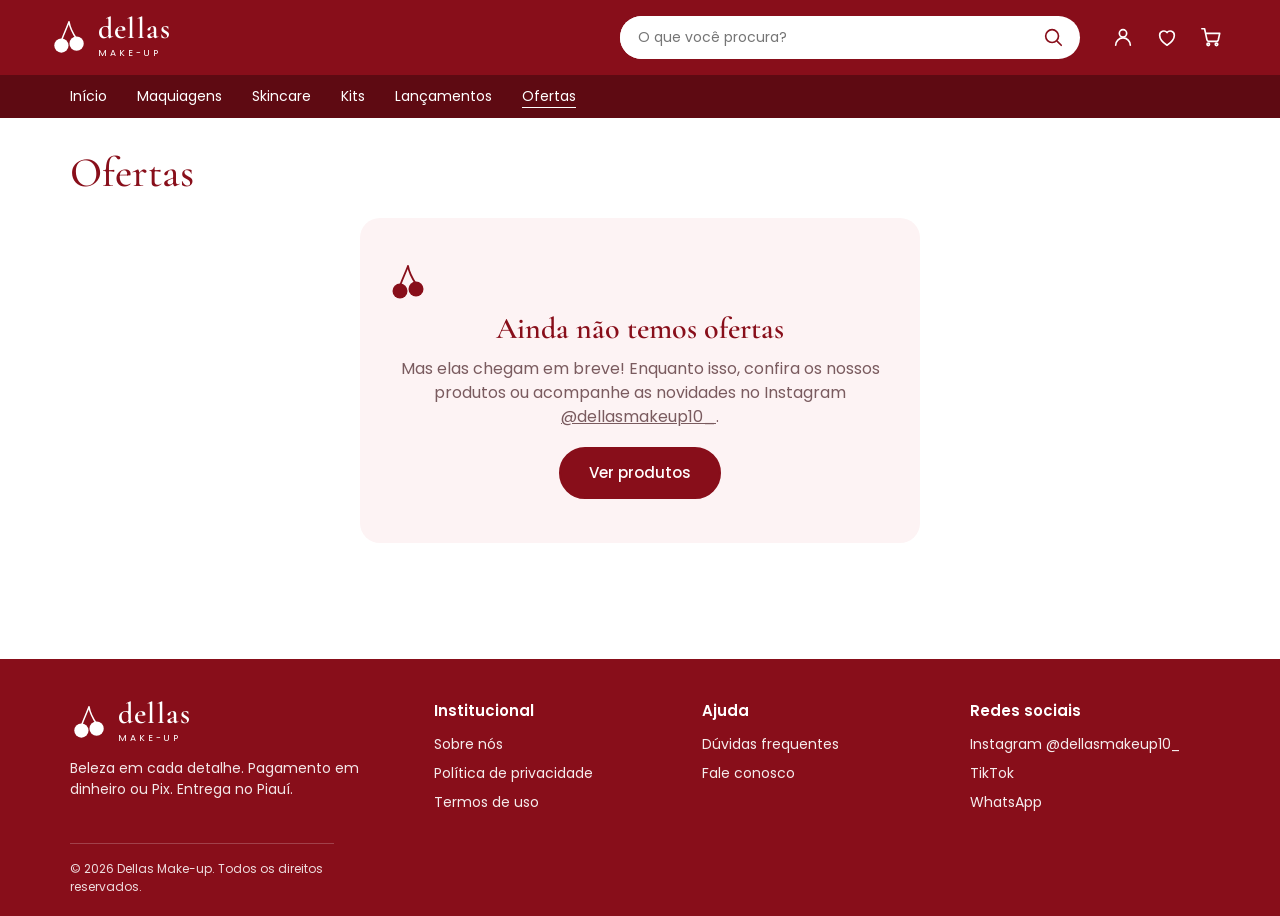
<file: ofertas.html>
<!DOCTYPE html>
<html lang="pt-BR">
<head>
<meta charset="utf-8">
<meta name="viewport" content="width=device-width, initial-scale=1">
<title>Ofertas | Dellas Make-up</title>
<meta name="description" content="Batons, bases, corretivos, paletas e mais. Compre na Dellas Make-up e pague em dinheiro ou Pix.">
<link rel="preconnect" href="https://fonts.googleapis.com">
<link rel="preconnect" href="https://fonts.gstatic.com" crossorigin>
<link href="https://fonts.googleapis.com/css2?family=Cormorant+Garamond:wght@500;600&family=Poppins:wght@400;500;600&display=swap" rel="stylesheet">
<link rel="stylesheet" href="style.css?v=7">
</head>
<body>

<!-- Ícones reutilizáveis -->
<svg width="0" height="0" style="position:absolute" aria-hidden="true">
 <symbol id="cereja" viewBox="0 0 40 40"><path d="M20 4c-3 8-6 14-8 20M20 4c1 6 4 12 8 18" fill="none" stroke="#fff" stroke-width="1.6" stroke-linecap="round"/><circle cx="12" cy="29" r="7.5" fill="#fff"/><circle cx="28" cy="27" r="7.5" fill="#fff"/></symbol>
 <symbol id="batom" viewBox="0 0 48 70"><path d="M17 38V20q0-9 7-14q7 5 7 14v18z" fill="#880E1A"/><rect x="14" y="38" width="20" height="26" rx="2" fill="#3b0a10"/><rect x="14" y="38" width="20" height="4" fill="#c9a24a"/></symbol>
 <symbol id="base" viewBox="0 0 48 70"><rect x="18" y="4" width="12" height="14" rx="2" fill="#3b0a10"/><rect x="12" y="18" width="24" height="46" rx="6" fill="#e3b08e"/><rect x="16" y="30" width="16" height="14" rx="2" fill="#fff" opacity=".55"/></symbol>
 <symbol id="rimel" viewBox="0 0 48 70"><rect x="21" y="2" width="6" height="22" rx="2" fill="#3b0a10"/><rect x="15" y="24" width="18" height="40" rx="4" fill="#880E1A"/><rect x="15" y="40" width="18" height="6" fill="#3b0a10"/></symbol>
 <symbol id="paleta" viewBox="0 0 64 64"><rect x="3" y="10" width="58" height="44" rx="6" fill="#5b1620"/><g><rect x="9" y="16" width="14" height="14" rx="3" fill="#c0505a"/><rect x="25" y="16" width="14" height="14" rx="3" fill="#e2929a"/><rect x="41" y="16" width="14" height="14" rx="3" fill="#8f2a35"/><rect x="9" y="34" width="14" height="14" rx="3" fill="#d9a07a"/><rect x="25" y="34" width="14" height="14" rx="3" fill="#a3434d"/><rect x="41" y="34" width="14" height="14" rx="3" fill="#f0c3b5"/></g></symbol>
 <symbol id="creme" viewBox="0 0 64 64"><rect x="10" y="26" width="44" height="28" rx="6" fill="#f3d3d6"/><rect x="8" y="14" width="48" height="14" rx="5" fill="#880E1A"/></symbol>
<symbol id="po" viewBox="0 0 64 64"><circle cx="32" cy="32" r="27" fill="#3b0a10"/><circle cx="32" cy="32" r="20" fill="#e9a3a6"/><circle cx="26" cy="26" r="6" fill="#fff" opacity=".35"/></symbol><symbol id="caneta" viewBox="0 0 48 70"><rect x="21" y="4" width="6" height="48" rx="3" fill="#3b0a10"/><path d="M21 52h6l-3 13z" fill="#880E1A"/></symbol></svg>

<header>
 <div class="wrap topo">
  <a class="logo" href="index.html" aria-label="Dellas Make-up, página inicial">
   <svg width="38" height="38"><use href="#cereja"/></svg>
   <span><b>dellas</b><small>MAKE-UP</small></span>
  </a>
  <form class="busca" role="search" action="produtos.html" method="get">
   <input type="search" name="q" placeholder="O que você procura?" aria-label="Buscar produtos">
   <button type="submit" aria-label="Buscar"><svg class="i" viewBox="0 0 24 24"><circle cx="11" cy="11" r="7"/><path d="m21 21-4.3-4.3"/></svg></button>
  </form>
  <div class="acoes">
   <a href="conta.html" aria-label="Minha conta"><svg class="i" viewBox="0 0 24 24"><circle cx="12" cy="8" r="4"/><path d="M4 21a8 8 0 0 1 16 0"/></svg></a>
   <a href="favoritos.html" aria-label="Favoritos"><svg class="i" viewBox="0 0 24 24"><path d="M12 21s-8-5.3-8-11a4.5 4.5 0 0 1 8-2.8A4.5 4.5 0 0 1 20 10c0 5.7-8 11-8 11z"/></svg><span class="badge" id="nFav" hidden>0</span></a>
   <a href="carrinho.html" aria-label="Carrinho"><svg class="i" viewBox="0 0 24 24"><circle cx="9" cy="20" r="1.4"/><circle cx="18" cy="20" r="1.4"/><path d="M2 3h3l2.6 12.2a2 2 0 0 0 2 1.6h8.3a2 2 0 0 0 2-1.5L21.5 8H6"/></svg><span class="badge" id="nCarrinho" hidden>0</span></a>
  </div>
 </div>
 <nav aria-label="Categorias"><div class="wrap"><ul>
  <li><a href="index.html">Início</a></li><li><a href="produtos.html">Maquiagens</a></li><li><a href="produtos.html?cat=skincare">Skincare</a></li><li><a href="produtos.html?cat=esponjas">Kits</a></li><li><a href="produtos.html?cat=lancamentos">Lançamentos</a></li><li><a href="ofertas.html" aria-current="page">Ofertas</a></li>
 </ul></div></nav>
</header>

<main class="wrap pagina">
 <h1 class="titulo">Ofertas</h1>
 <div class="aviso-pagina" id="semOfertas">
  <svg class="cereja-v" viewBox="0 0 40 40" aria-hidden="true"><path d="M20 4c-3 8-6 14-8 20M20 4c1 6 4 12 8 18" fill="none" stroke="#880E1A" stroke-width="1.8" stroke-linecap="round"/><circle cx="12" cy="29" r="7.5" fill="#880E1A"/><circle cx="28" cy="27" r="7.5" fill="#880E1A"/></svg>
  <h2>Ainda não temos ofertas</h2>
  <p>Mas elas chegam em breve! Enquanto isso, confira os nossos produtos ou acompanhe as novidades no Instagram <a href="https://www.instagram.com/dellasmakeup10_" target="_blank" rel="noopener"><u>@dellasmakeup10_</u></a>.</p>
  <p class="botoes"><a class="btn" href="produtos.html">Ver produtos</a></p>
 </div>
 <div class="grade" id="grade" hidden></div>
</main>
<script src="produtos.js?v=7"></script>
<script src="loja.js?v=7"></script>
<script>
const ofertas=P.map((p,i)=>i).filter(i=>P[i].oferta);
if(ofertas.length){$("semOfertas").hidden=true;$("grade").hidden=false;$("grade").innerHTML=ofertas.map(i=>cartao(i)).join("");}
</script>

<footer>
 <div class="wrap">
  <div class="rod">
   <div>
    <a class="logo" href="index.html"><svg width="38" height="38"><use href="#cereja"/></svg><span><b>dellas</b><small>MAKE-UP</small></span></a>
    <p>Beleza em cada detalhe. Pagamento em dinheiro ou Pix. Entrega no Piauí.</p>
   </div>
   <div><h4>Institucional</h4><ul><li><a href="sobre.html">Sobre nós</a></li><li><a href="#">Política de privacidade</a></li><li><a href="#">Termos de uso</a></li></ul></div>
   <div><h4>Ajuda</h4><ul><li><a href="#">Dúvidas frequentes</a></li><li><a href="https://wa.me/5511978373595?text=Ol%C3%A1!%20Vim%20pelo%20site%20da%20Dellas%20Make-up." target="_blank" rel="noopener">Fale conosco</a></li></ul></div>
   <div><h4>Redes sociais</h4><ul><li><a href="https://www.instagram.com/dellasmakeup10_" target="_blank" rel="noopener">Instagram @dellasmakeup10_</a></li><li><a href="#">TikTok</a></li><li><a href="https://wa.me/5511978373595?text=Ol%C3%A1!%20Vim%20pelo%20site%20da%20Dellas%20Make-up." target="_blank" rel="noopener">WhatsApp</a></li></ul></div>
  </div>
  <p class="copy">© 2026 Dellas Make-up. Todos os direitos reservados.</p>
 </div>
</footer>

</body>
</html>
</file>
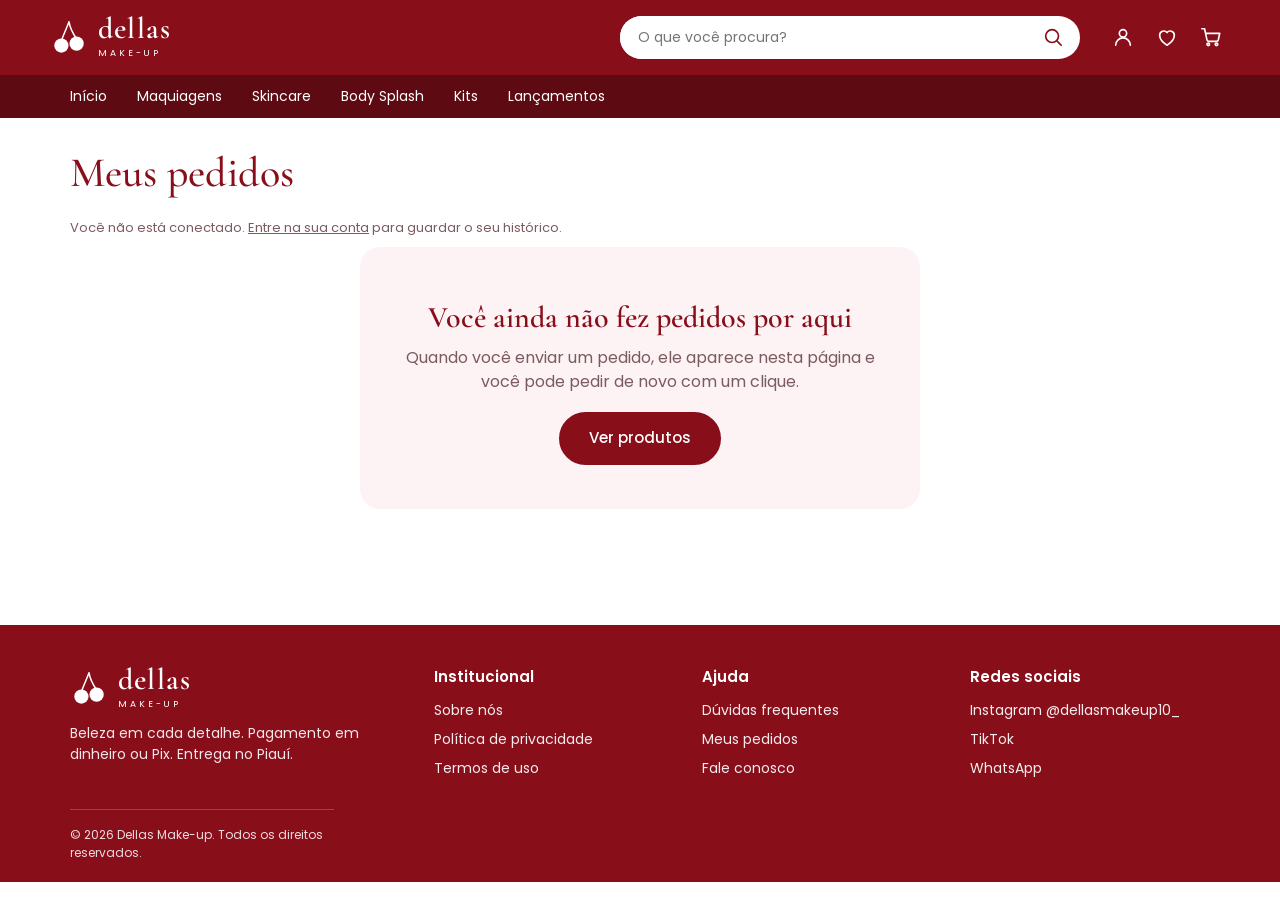
<file: pedidos.html>
<!DOCTYPE html>
<html lang="pt-BR">
<head>
<meta charset="utf-8">
<meta name="viewport" content="width=device-width, initial-scale=1">
<title>Meus pedidos | Dellas Make-up</title>
<meta name="description" content="Batons, bases, corretivos, paletas e mais. Compre na Dellas Make-up e pague em dinheiro ou Pix.">
<link rel="preconnect" href="https://fonts.googleapis.com">
<link rel="preconnect" href="https://fonts.gstatic.com" crossorigin>
<link href="https://fonts.googleapis.com/css2?family=Cormorant+Garamond:wght@500;600&family=Poppins:wght@400;500;600&display=swap" rel="stylesheet">
<link rel="stylesheet" href="style.css?v=12">
</head>
<body>

<!-- Ícones reutilizáveis -->
<svg width="0" height="0" style="position:absolute" aria-hidden="true">
 <symbol id="cereja" viewBox="0 0 40 40"><path d="M20 4c-3 8-6 14-8 20M20 4c1 6 4 12 8 18" fill="none" stroke="#fff" stroke-width="1.6" stroke-linecap="round"/><circle cx="12" cy="29" r="7.5" fill="#fff"/><circle cx="28" cy="27" r="7.5" fill="#fff"/></symbol>
 <symbol id="batom" viewBox="0 0 48 70"><path d="M17 38V20q0-9 7-14q7 5 7 14v18z" fill="#880E1A"/><rect x="14" y="38" width="20" height="26" rx="2" fill="#3b0a10"/><rect x="14" y="38" width="20" height="4" fill="#c9a24a"/></symbol>
 <symbol id="base" viewBox="0 0 48 70"><rect x="18" y="4" width="12" height="14" rx="2" fill="#3b0a10"/><rect x="12" y="18" width="24" height="46" rx="6" fill="#e3b08e"/><rect x="16" y="30" width="16" height="14" rx="2" fill="#fff" opacity=".55"/></symbol>
 <symbol id="rimel" viewBox="0 0 48 70"><rect x="21" y="2" width="6" height="22" rx="2" fill="#3b0a10"/><rect x="15" y="24" width="18" height="40" rx="4" fill="#880E1A"/><rect x="15" y="40" width="18" height="6" fill="#3b0a10"/></symbol>
 <symbol id="paleta" viewBox="0 0 64 64"><rect x="3" y="10" width="58" height="44" rx="6" fill="#5b1620"/><g><rect x="9" y="16" width="14" height="14" rx="3" fill="#c0505a"/><rect x="25" y="16" width="14" height="14" rx="3" fill="#e2929a"/><rect x="41" y="16" width="14" height="14" rx="3" fill="#8f2a35"/><rect x="9" y="34" width="14" height="14" rx="3" fill="#d9a07a"/><rect x="25" y="34" width="14" height="14" rx="3" fill="#a3434d"/><rect x="41" y="34" width="14" height="14" rx="3" fill="#f0c3b5"/></g></symbol>
 <symbol id="creme" viewBox="0 0 64 64"><rect x="10" y="26" width="44" height="28" rx="6" fill="#f3d3d6"/><rect x="8" y="14" width="48" height="14" rx="5" fill="#880E1A"/></symbol>
<symbol id="po" viewBox="0 0 64 64"><circle cx="32" cy="32" r="27" fill="#3b0a10"/><circle cx="32" cy="32" r="20" fill="#e9a3a6"/><circle cx="26" cy="26" r="6" fill="#fff" opacity=".35"/></symbol><symbol id="caneta" viewBox="0 0 48 70"><rect x="21" y="4" width="6" height="48" rx="3" fill="#3b0a10"/><path d="M21 52h6l-3 13z" fill="#880E1A"/></symbol></svg>

<header>
 <div class="wrap topo">
  <a class="logo" href="index.html" aria-label="Dellas Make-up, página inicial">
   <svg width="38" height="38"><use href="#cereja"/></svg>
   <span><b>dellas</b><small>MAKE-UP</small></span>
  </a>
  <form class="busca" role="search" action="produtos.html" method="get">
   <input type="search" name="q" placeholder="O que você procura?" aria-label="Buscar produtos">
   <button type="submit" aria-label="Buscar"><svg class="i" viewBox="0 0 24 24"><circle cx="11" cy="11" r="7"/><path d="m21 21-4.3-4.3"/></svg></button>
  </form>
  <div class="acoes">
   <a href="conta.html" aria-label="Minha conta"><svg class="i" viewBox="0 0 24 24"><circle cx="12" cy="8" r="4"/><path d="M4 21a8 8 0 0 1 16 0"/></svg></a>
   <a href="favoritos.html" aria-label="Favoritos"><svg class="i" viewBox="0 0 24 24"><path d="M12 21s-8-5.3-8-11a4.5 4.5 0 0 1 8-2.8A4.5 4.5 0 0 1 20 10c0 5.7-8 11-8 11z"/></svg><span class="badge" id="nFav" hidden>0</span></a>
   <a href="carrinho.html" aria-label="Carrinho"><svg class="i" viewBox="0 0 24 24"><circle cx="9" cy="20" r="1.4"/><circle cx="18" cy="20" r="1.4"/><path d="M2 3h3l2.6 12.2a2 2 0 0 0 2 1.6h8.3a2 2 0 0 0 2-1.5L21.5 8H6"/></svg><span class="badge" id="nCarrinho" hidden>0</span></a>
  </div>
 </div>
 <nav aria-label="Categorias"><div class="wrap"><ul>
  <li><a href="index.html">Início</a></li><li><a href="produtos.html">Maquiagens</a></li><li><a href="produtos.html?cat=skincare">Skincare</a></li><li><a href="produtos.html?cat=bodysplash">Body Splash</a></li><li><a href="produtos.html?cat=esponjas">Kits</a></li><li><a href="produtos.html?cat=lancamentos">Lançamentos</a></li>
 </ul></div></nav>
</header>

<main class="wrap pagina">
 <h1 class="titulo">Meus pedidos</h1>
 <p class="enviado" id="enviado" hidden><b>Pedido enviado!</b> Continue a conversa no WhatsApp para combinar o pagamento e a entrega. Se o WhatsApp não abriu, toque em “Falar com a loja”.</p>
 <p class="nota-texto" id="quem"></p>
 <div id="lista"></div>
 <p><button type="button" class="rem" id="limpar" hidden>Apagar o histórico deste aparelho</button></p>
</main>
<script src="config.js?v=12"></script>
<script src="catalogo.js?v=12"></script>
<script src="produtos.js?v=12"></script>
<script src="loja.js?v=12"></script>
<script>
const uid=uidAtual(),eu=conta.ler();
const dataBR=iso=>{const d=new Date(iso);return d.toLocaleDateString("pt-BR",{day:"2-digit",month:"long",year:"numeric"})+" às "+d.toLocaleTimeString("pt-BR",{hour:"2-digit",minute:"2-digit"});};
const zap=txt=>"https://wa.me/"+LOJA.whatsapp.replace(/\D/g,"")+"?text="+encodeURIComponent(txt);
if(new URLSearchParams(location.search).get("enviado"))$("enviado").hidden=false;
$("quem").innerHTML=eu?`Pedidos enviados por este aparelho na conta de <b>${esc(eu.nome.split(" ")[0])}</b>.`:`Você não está conectado. <a href="conta.html?voltar=pedidos.html"><u>Entre na sua conta</u></a> para guardar o seu histórico.`;
function desenhar(){
 const l=pedidos.lista().filter(p=>p.uid===uid);$("limpar").hidden=!l.length;
 if(!l.length){$("lista").innerHTML=`<div class="aviso-pagina"><h2>Você ainda não fez pedidos por aqui</h2><p>Quando você enviar um pedido, ele aparece nesta página e você pode pedir de novo com um clique.</p><p class="botoes"><a class="btn" href="produtos.html">Ver produtos</a></p></div>`;return;}
 $("lista").innerHTML=l.map(p=>{
  const itens=p.itens.map(i=>{const q=P[i.id],img=q?q.imgs[0]:"p-em-breve.svg";
   return `<li><a href="produto.html?id=${i.id}"><img src="${img}" alt=""></a><div><a href="produto.html?id=${i.id}"><b>${esc(i.nome)}</b></a><small>${i.tom?"Tom "+esc(i.tom)+" · ":""}${i.qtd}x ${brl(i.preco)}</small></div><a class="rem" href="produto.html?id=${i.id}#avaliacoes">Avaliar</a></li>`;}).join("");
  const msg=`Olá! Quero falar sobre o meu pedido de ${new Date(p.data).toLocaleDateString("pt-BR")} (${brl(p.total)}).`;
  return `<article class="pedido"><header><div><b>${dataBR(p.data)}</b><span class="chip">Enviado pelo WhatsApp</span></div><b class="total">${brl(p.total)}</b></header><ul class="itens-ped">${itens}</ul><p><b>Recebimento:</b> ${p.receber==="Entrega"?"Entrega — "+esc(p.endereco):"Retirada"}</p><p><b>Pagamento:</b> ${esc(p.pagamento)}</p><p class="botoes"><button type="button" class="btn" data-rep="${p.id}">Pedir de novo</button><a class="btn vazado" href="${zap(msg)}" target="_blank" rel="noopener">Falar com a loja</a></p></article>`;}).join("");
}
$("lista").addEventListener("click",e=>{const b=e.target.closest("[data-rep]");if(!b)return;
 const p=pedidos.lista().find(x=>x.id===+b.dataset.rep);if(!p)return;
 const ok=p.itens.filter(i=>visivel(i.id));if(!ok.length){aviso("Esses produtos não estão mais disponíveis.");return;}
 ok.forEach(i=>carrinho.add(i.id,i.tom,i.qtd));location.href="carrinho.html";});
$("limpar").onclick=()=>{if(confirm("Apagar o histórico de pedidos deste aparelho?")){pedidos.limpar(uid);desenhar();}};
desenhar();
</script>

<footer>
 <div class="wrap">
  <div class="rod">
   <div>
    <a class="logo" href="index.html"><svg width="38" height="38"><use href="#cereja"/></svg><span><b>dellas</b><small>MAKE-UP</small></span></a>
    <p>Beleza em cada detalhe. Pagamento em dinheiro ou Pix. Entrega no Piauí.</p>
   </div>
   <div><h4>Institucional</h4><ul><li><a href="sobre.html">Sobre nós</a></li><li><a href="#">Política de privacidade</a></li><li><a href="#">Termos de uso</a></li></ul></div>
   <div><h4>Ajuda</h4><ul><li><a href="#">Dúvidas frequentes</a></li><li><a href="pedidos.html">Meus pedidos</a></li><li><a href="https://wa.me/5511978373595?text=Ol%C3%A1!%20Vim%20pelo%20site%20da%20Dellas%20Make-up." target="_blank" rel="noopener">Fale conosco</a></li></ul></div>
   <div><h4>Redes sociais</h4><ul><li><a href="https://www.instagram.com/dellasmakeup10_" target="_blank" rel="noopener">Instagram @dellasmakeup10_</a></li><li><a href="#">TikTok</a></li><li><a href="https://wa.me/5511978373595?text=Ol%C3%A1!%20Vim%20pelo%20site%20da%20Dellas%20Make-up." target="_blank" rel="noopener">WhatsApp</a></li></ul></div>
  </div>
  <p class="copy">© 2026 Dellas Make-up. Todos os direitos reservados.</p>
 </div>
</footer>

</body>
</html>
</file>
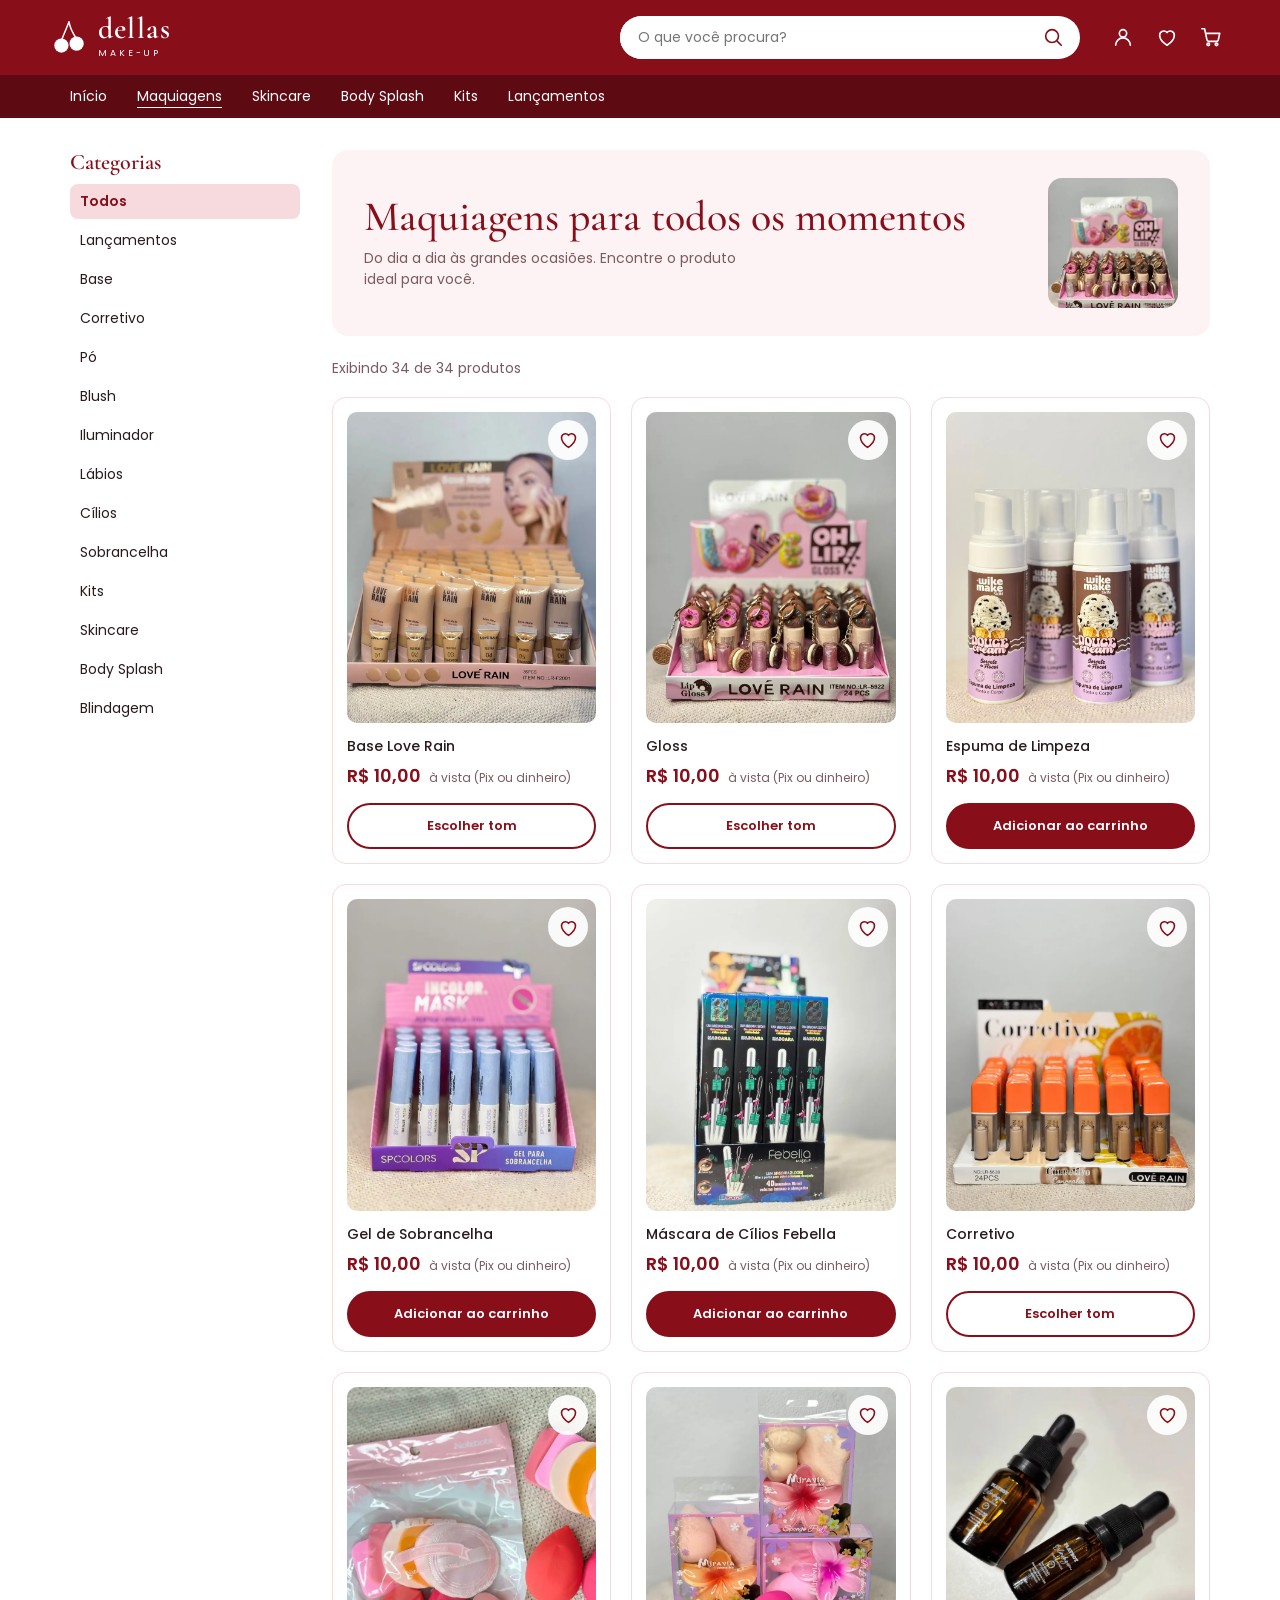
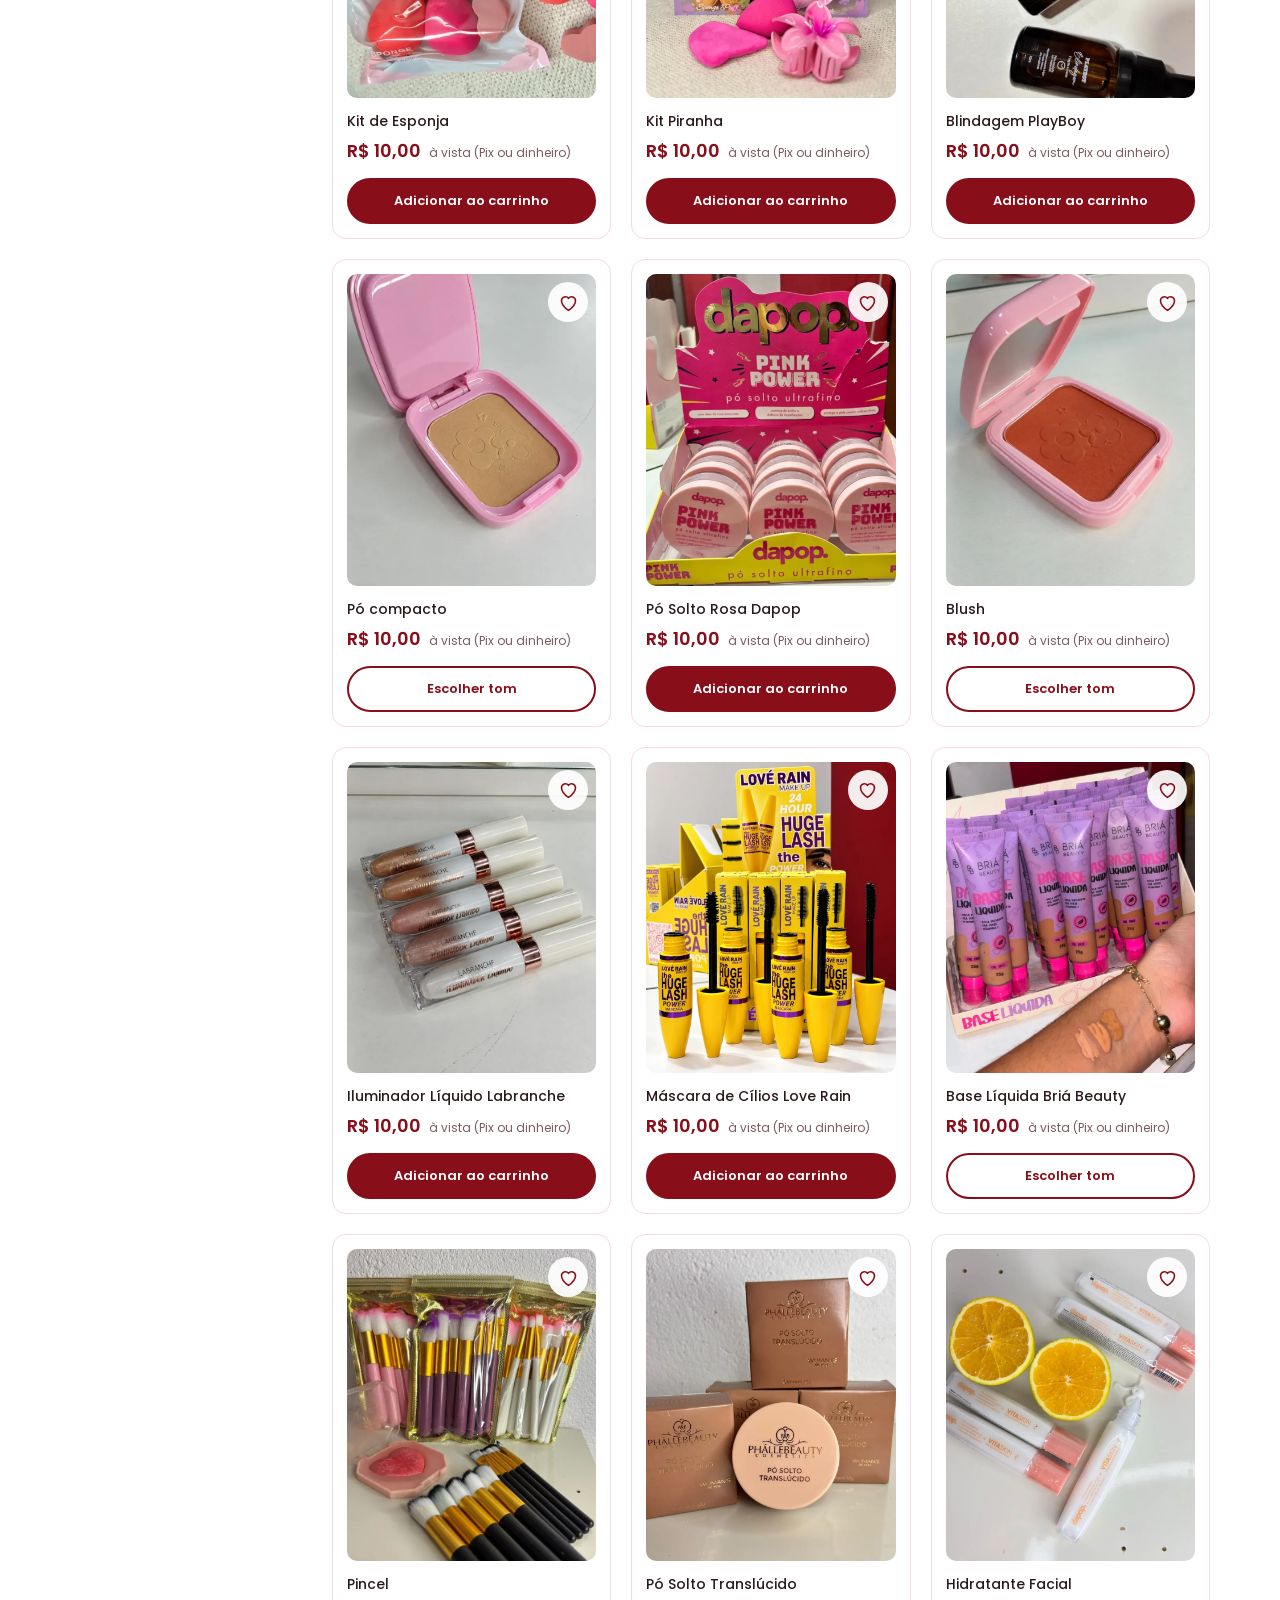
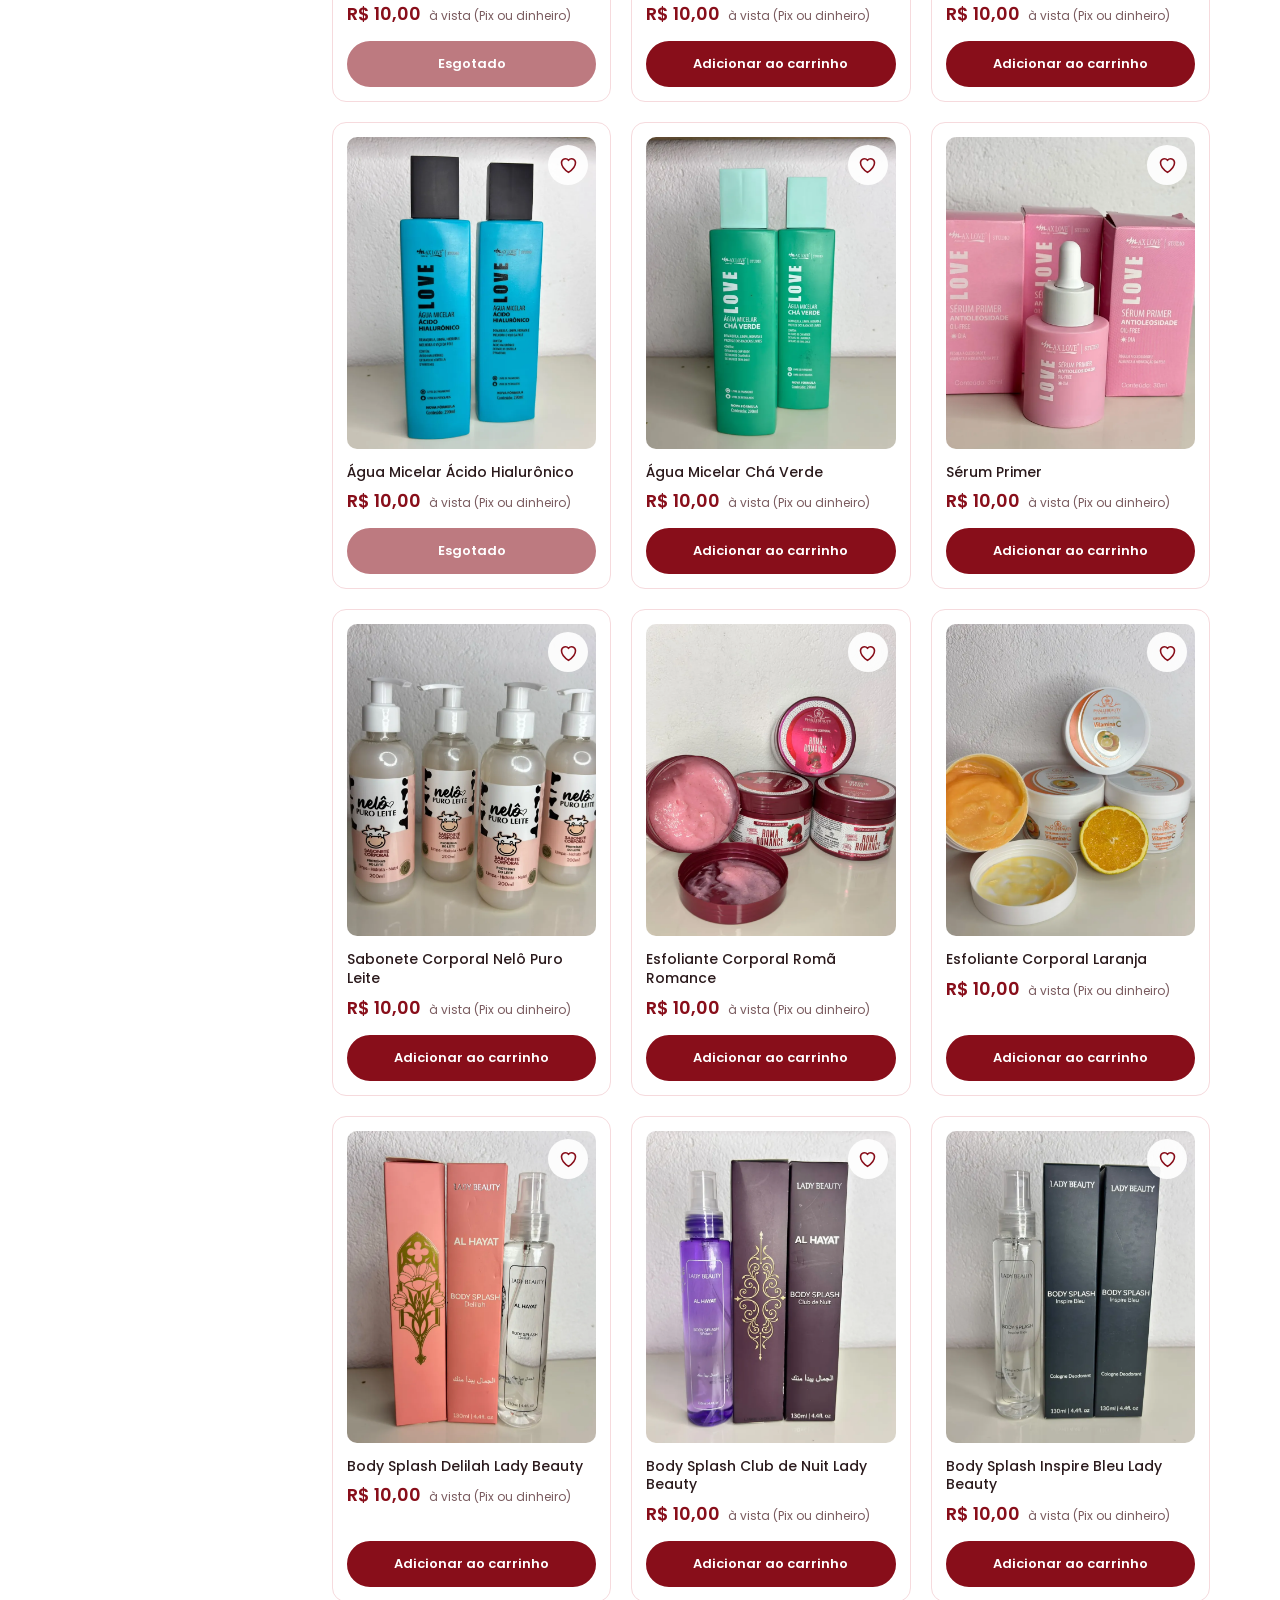
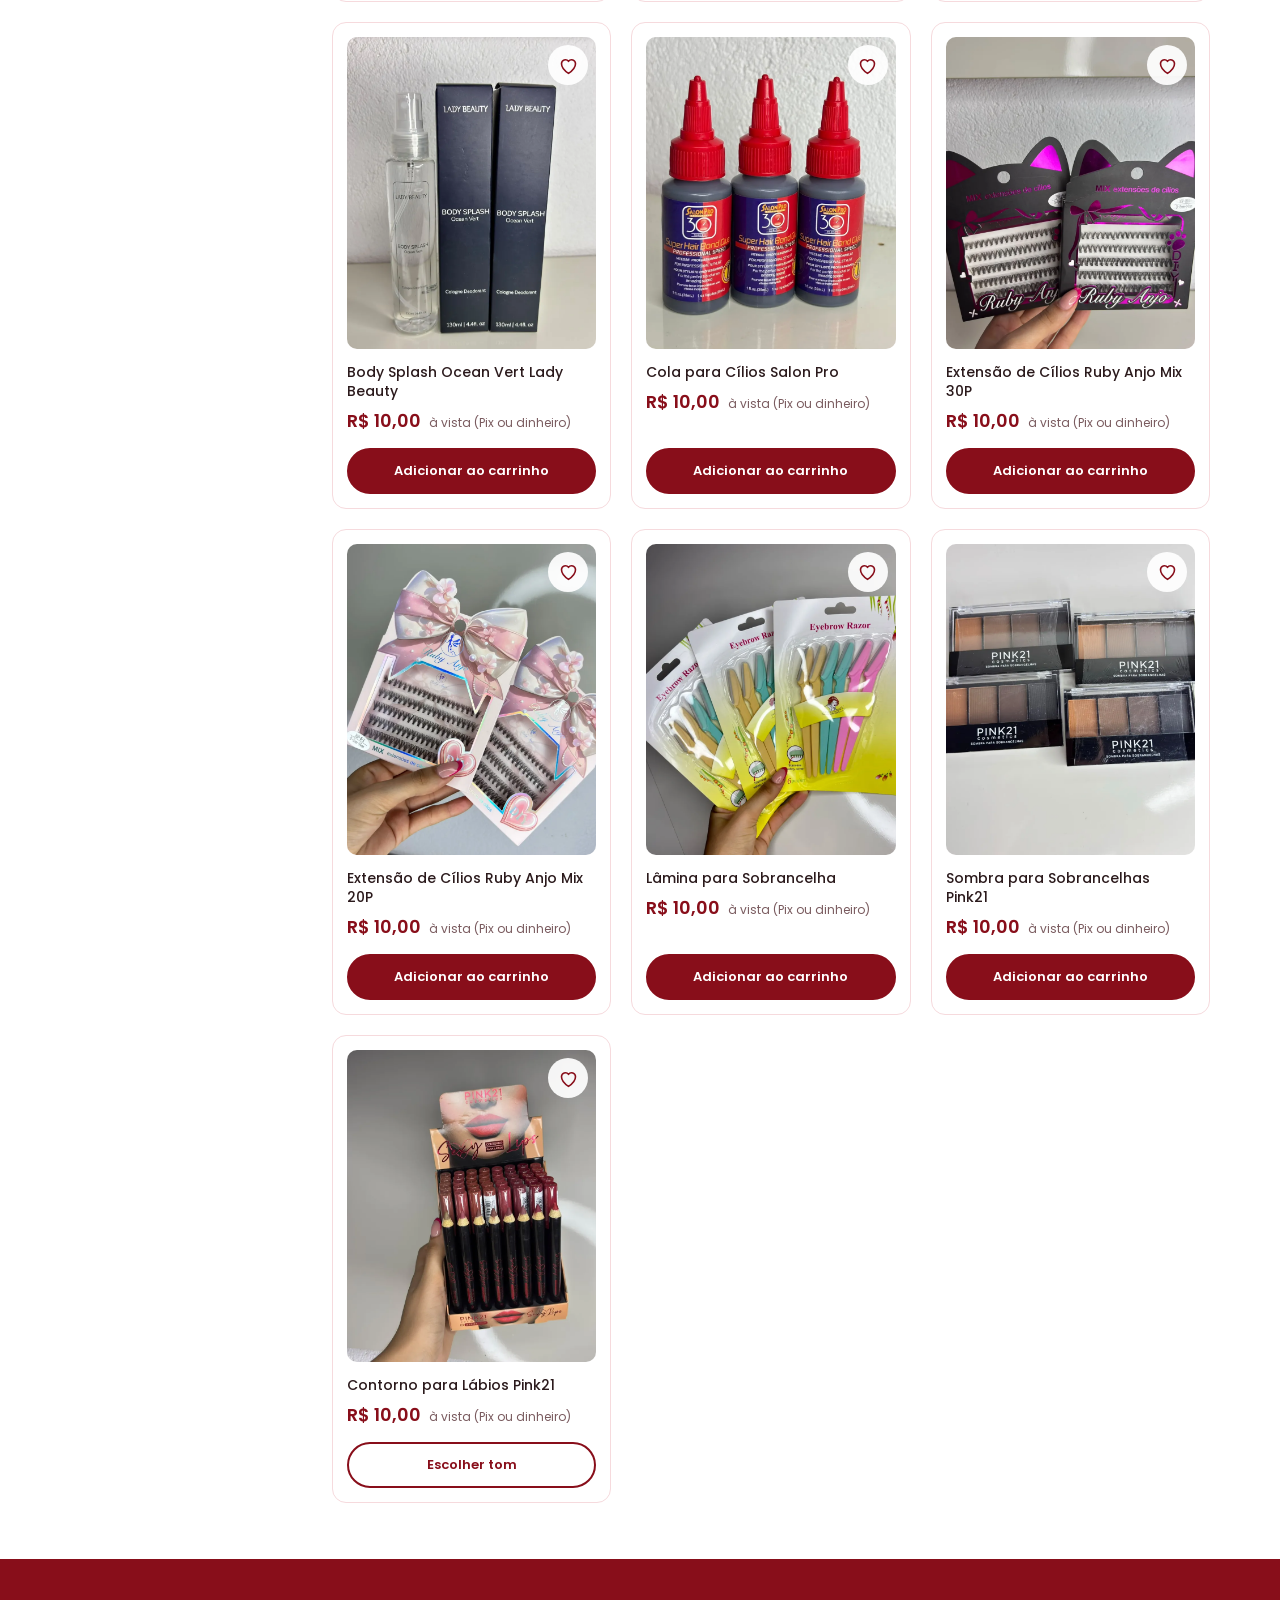
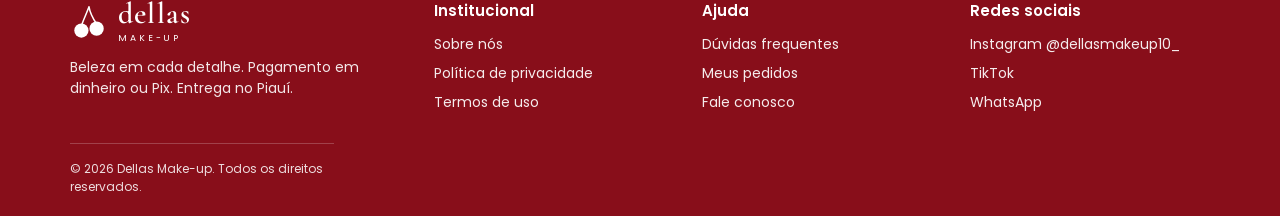
<file: produtos.html>
<!DOCTYPE html>
<html lang="pt-BR">
<head>
<meta charset="utf-8">
<meta name="viewport" content="width=device-width, initial-scale=1">
<title>Maquiagens | Dellas Make-up</title>
<meta name="description" content="Batons, bases, corretivos, paletas e mais. Compre na Dellas Make-up e pague em dinheiro ou Pix.">
<link rel="preconnect" href="https://fonts.googleapis.com">
<link rel="preconnect" href="https://fonts.gstatic.com" crossorigin>
<link href="https://fonts.googleapis.com/css2?family=Cormorant+Garamond:wght@500;600&family=Poppins:wght@400;500;600&display=swap" rel="stylesheet">
<link rel="stylesheet" href="style.css?v=12">
</head>
<body>

<!-- Ícones reutilizáveis -->
<svg width="0" height="0" style="position:absolute" aria-hidden="true">
 <symbol id="cereja" viewBox="0 0 40 40"><path d="M20 4c-3 8-6 14-8 20M20 4c1 6 4 12 8 18" fill="none" stroke="#fff" stroke-width="1.6" stroke-linecap="round"/><circle cx="12" cy="29" r="7.5" fill="#fff"/><circle cx="28" cy="27" r="7.5" fill="#fff"/></symbol>
 <symbol id="batom" viewBox="0 0 48 70"><path d="M17 38V20q0-9 7-14q7 5 7 14v18z" fill="#880E1A"/><rect x="14" y="38" width="20" height="26" rx="2" fill="#3b0a10"/><rect x="14" y="38" width="20" height="4" fill="#c9a24a"/></symbol>
 <symbol id="base" viewBox="0 0 48 70"><rect x="18" y="4" width="12" height="14" rx="2" fill="#3b0a10"/><rect x="12" y="18" width="24" height="46" rx="6" fill="#e3b08e"/><rect x="16" y="30" width="16" height="14" rx="2" fill="#fff" opacity=".55"/></symbol>
 <symbol id="rimel" viewBox="0 0 48 70"><rect x="21" y="2" width="6" height="22" rx="2" fill="#3b0a10"/><rect x="15" y="24" width="18" height="40" rx="4" fill="#880E1A"/><rect x="15" y="40" width="18" height="6" fill="#3b0a10"/></symbol>
 <symbol id="paleta" viewBox="0 0 64 64"><rect x="3" y="10" width="58" height="44" rx="6" fill="#5b1620"/><g><rect x="9" y="16" width="14" height="14" rx="3" fill="#c0505a"/><rect x="25" y="16" width="14" height="14" rx="3" fill="#e2929a"/><rect x="41" y="16" width="14" height="14" rx="3" fill="#8f2a35"/><rect x="9" y="34" width="14" height="14" rx="3" fill="#d9a07a"/><rect x="25" y="34" width="14" height="14" rx="3" fill="#a3434d"/><rect x="41" y="34" width="14" height="14" rx="3" fill="#f0c3b5"/></g></symbol>
 <symbol id="creme" viewBox="0 0 64 64"><rect x="10" y="26" width="44" height="28" rx="6" fill="#f3d3d6"/><rect x="8" y="14" width="48" height="14" rx="5" fill="#880E1A"/></symbol>
<symbol id="po" viewBox="0 0 64 64"><circle cx="32" cy="32" r="27" fill="#3b0a10"/><circle cx="32" cy="32" r="20" fill="#e9a3a6"/><circle cx="26" cy="26" r="6" fill="#fff" opacity=".35"/></symbol><symbol id="caneta" viewBox="0 0 48 70"><rect x="21" y="4" width="6" height="48" rx="3" fill="#3b0a10"/><path d="M21 52h6l-3 13z" fill="#880E1A"/></symbol></svg>

<header>
 <div class="wrap topo">
  <a class="logo" href="index.html" aria-label="Dellas Make-up, página inicial">
   <svg width="38" height="38"><use href="#cereja"/></svg>
   <span><b>dellas</b><small>MAKE-UP</small></span>
  </a>
  <form class="busca" role="search" action="produtos.html" method="get">
   <input type="search" name="q" placeholder="O que você procura?" aria-label="Buscar produtos">
   <button type="submit" aria-label="Buscar"><svg class="i" viewBox="0 0 24 24"><circle cx="11" cy="11" r="7"/><path d="m21 21-4.3-4.3"/></svg></button>
  </form>
  <div class="acoes">
   <a href="conta.html" aria-label="Minha conta"><svg class="i" viewBox="0 0 24 24"><circle cx="12" cy="8" r="4"/><path d="M4 21a8 8 0 0 1 16 0"/></svg></a>
   <a href="favoritos.html" aria-label="Favoritos"><svg class="i" viewBox="0 0 24 24"><path d="M12 21s-8-5.3-8-11a4.5 4.5 0 0 1 8-2.8A4.5 4.5 0 0 1 20 10c0 5.7-8 11-8 11z"/></svg><span class="badge" id="nFav" hidden>0</span></a>
   <a href="carrinho.html" aria-label="Carrinho"><svg class="i" viewBox="0 0 24 24"><circle cx="9" cy="20" r="1.4"/><circle cx="18" cy="20" r="1.4"/><path d="M2 3h3l2.6 12.2a2 2 0 0 0 2 1.6h8.3a2 2 0 0 0 2-1.5L21.5 8H6"/></svg><span class="badge" id="nCarrinho" hidden>0</span></a>
  </div>
 </div>
 <nav aria-label="Categorias"><div class="wrap"><ul>
  <li><a href="index.html">Início</a></li><li><a href="produtos.html" aria-current="page">Maquiagens</a></li><li><a href="produtos.html?cat=skincare">Skincare</a></li><li><a href="produtos.html?cat=bodysplash">Body Splash</a></li><li><a href="produtos.html?cat=esponjas">Kits</a></li><li><a href="produtos.html?cat=lancamentos">Lançamentos</a></li>
 </ul></div></nav>
</header>

<main>
 <div class="wrap loja">
  <aside class="filtros" aria-label="Categorias">
   <h2>Categorias</h2>
   <ul id="cats"></ul>
  </aside>
  <div>
   <div class="destaque">
    <div><h1 id="secTitulo"></h1><p id="secTexto"></p></div>
    <img src="p-gloss-vitrine.webp" alt="">
   </div>
   <div class="barra"><span id="contagem" aria-live="polite"></span></div>
   <div class="grade" id="grade"></div>
  </div>
 </div>
</main>
<script src="config.js?v=12"></script>
<script src="catalogo.js?v=12"></script>
<script src="produtos.js?v=12"></script>
<script src="loja.js?v=12"></script>
<script>
const CATS=[["todos","Todos"],["lancamentos","Lançamentos"],...CATEGORIAS];
const SECOES={todos:["Maquiagens para todos os momentos","Do dia a dia às grandes ocasiões. Encontre o produto ideal para você."],skincare:["Skincare","Cuidados para a pele do rosto e do corpo."],esponjas:["Kits","Esponjas, puffs e acessórios para uma make perfeita."],lancamentos:["Lançamentos","As novidades que acabaram de chegar à loja."],bodysplash:["Body Splash","Fragrâncias leves para usar no corpo."]};
const NAV={skincare:"Skincare",esponjas:"Kits",lancamentos:"Lançamentos",bodysplash:"Body Splash"};
const url=new URLSearchParams(location.search),campo=document.querySelector(".busca input");
let cat=CATS.some(c=>c[0]===url.get("cat"))?url.get("cat"):"todos",termo=(url.get("q")||"").trim();
if(termo)campo.value=termo;
function lista(){$("cats").innerHTML=CATS.map(([k,n])=>`<li><button type="button" data-k="${k}" aria-pressed="${!termo&&k===cat}">${n}</button></li>`).join("");}
function secao(){const s=SECOES[cat]||SECOES.todos;
 $("secTitulo").textContent=termo?"Resultados da busca":s[0];
 $("secTexto").textContent=termo?`Produtos encontrados para “${termo}”.`:s[1];
 const capa=document.querySelector(".destaque img"),prim=P.find(p=>cat==="lancamentos"?p.lancamento:p.cat===cat);
 capa.src=(termo||cat==="todos"||!prim)?"p-gloss-vitrine.webp":prim.imgs[0];
 document.title=(termo?"Busca":(SECOES[cat]&&cat!=="todos"?s[0]:"Maquiagens"))+" | Dellas Make-up";
 const alvo=termo?"":(NAV[cat]||"Maquiagens");
 document.querySelectorAll("nav a").forEach(a=>{a.removeAttribute("aria-current");if(alvo&&a.textContent.trim()===alvo)a.setAttribute("aria-current","page");});}
function mostrar(){
 const ids=termo?buscar(termo):P.map((p,i)=>i).filter(visivel).filter(i=>cat==="todos"||(cat==="lancamentos"?P[i].lancamento:P[i].cat===cat));
 $("contagem").textContent=`Exibindo ${ids.length} de ${P.filter((p,i)=>visivel(i)).length} produtos`;
 $("grade").innerHTML=ids.length?ids.map(i=>cartao(i)).join(""):`<p class="vazio">${termo?`Nenhum produto encontrado para “${esc(termo)}”. Tente outra palavra ou <a href="produtos.html"><u>veja todos os produtos</u></a>.`:"Nenhum produto nessa categoria."}</p>`;
}
$("cats").addEventListener("click",e=>{const b=e.target.closest("button");if(!b)return;cat=b.dataset.k;termo="";campo.value="";
 history.replaceState(null,"",cat==="todos"?location.pathname:"?cat="+cat);lista();secao();mostrar();});
lista();secao();mostrar();
</script>

<footer>
 <div class="wrap">
  <div class="rod">
   <div>
    <a class="logo" href="index.html"><svg width="38" height="38"><use href="#cereja"/></svg><span><b>dellas</b><small>MAKE-UP</small></span></a>
    <p>Beleza em cada detalhe. Pagamento em dinheiro ou Pix. Entrega no Piauí.</p>
   </div>
   <div><h4>Institucional</h4><ul><li><a href="sobre.html">Sobre nós</a></li><li><a href="#">Política de privacidade</a></li><li><a href="#">Termos de uso</a></li></ul></div>
   <div><h4>Ajuda</h4><ul><li><a href="#">Dúvidas frequentes</a></li><li><a href="pedidos.html">Meus pedidos</a></li><li><a href="https://wa.me/5511978373595?text=Ol%C3%A1!%20Vim%20pelo%20site%20da%20Dellas%20Make-up." target="_blank" rel="noopener">Fale conosco</a></li></ul></div>
   <div><h4>Redes sociais</h4><ul><li><a href="https://www.instagram.com/dellasmakeup10_" target="_blank" rel="noopener">Instagram @dellasmakeup10_</a></li><li><a href="#">TikTok</a></li><li><a href="https://wa.me/5511978373595?text=Ol%C3%A1!%20Vim%20pelo%20site%20da%20Dellas%20Make-up." target="_blank" rel="noopener">WhatsApp</a></li></ul></div>
  </div>
  <p class="copy">© 2026 Dellas Make-up. Todos os direitos reservados.</p>
 </div>
</footer>

</body>
</html>
</file>
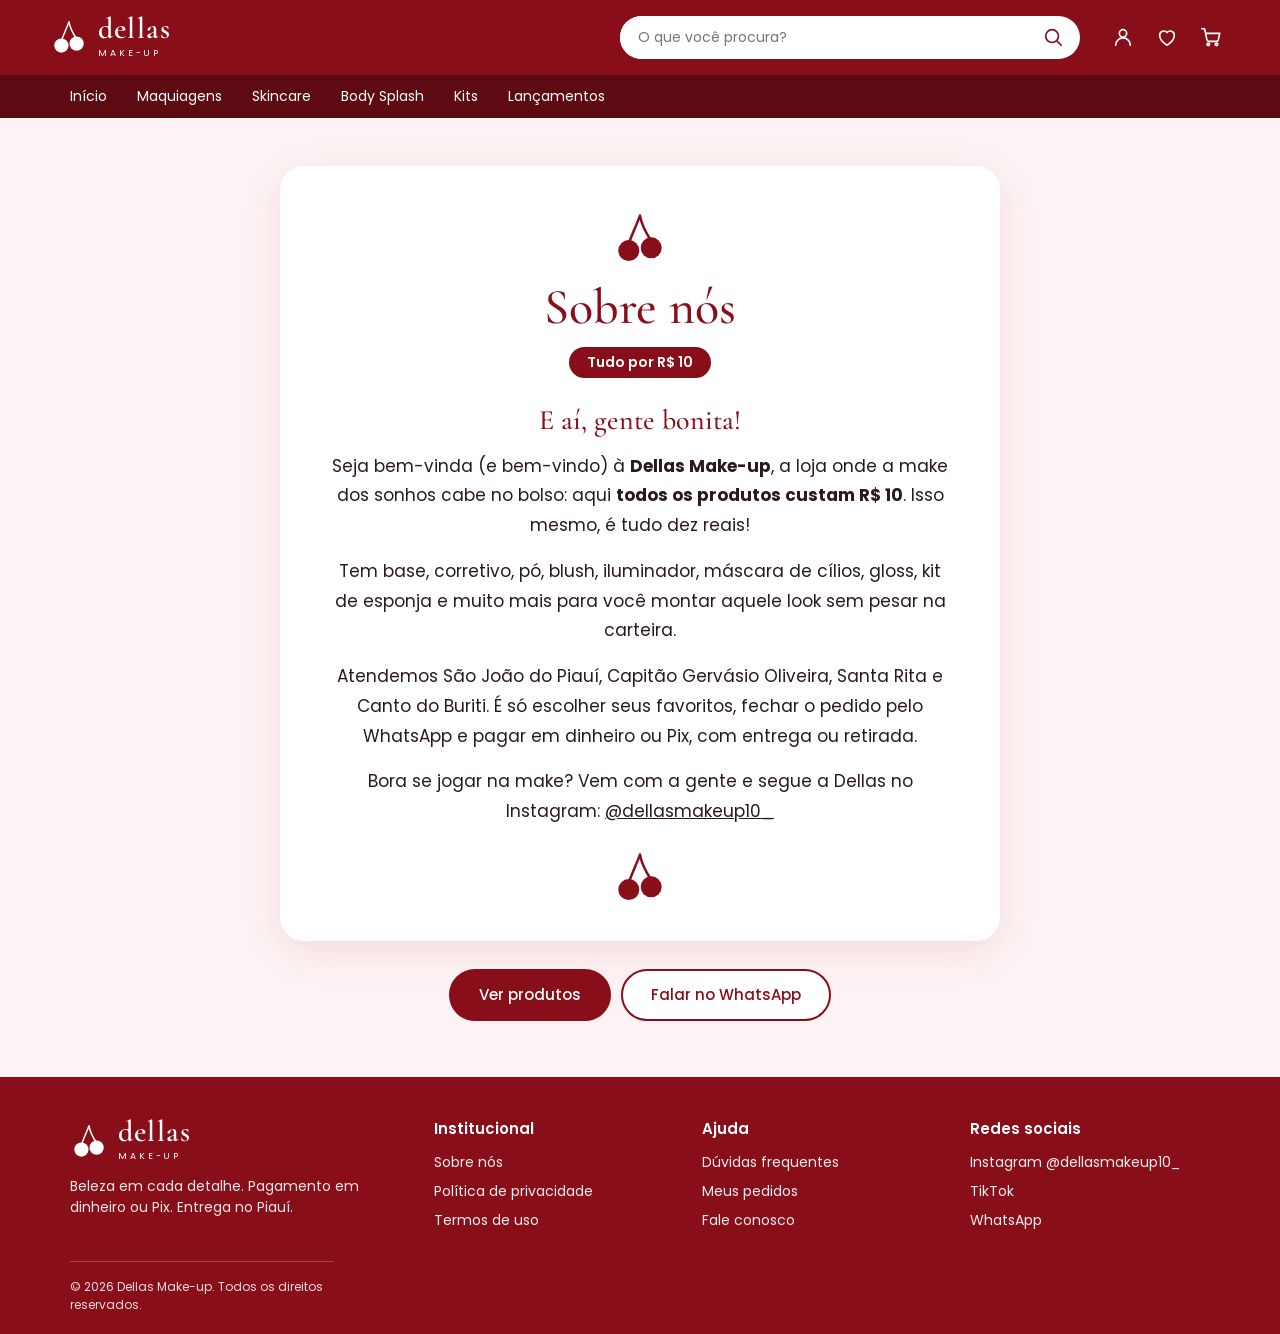
<file: sobre.html>
<!DOCTYPE html>
<html lang="pt-BR">
<head>
<meta charset="utf-8">
<meta name="viewport" content="width=device-width, initial-scale=1">
<title>Sobre nós | Dellas Make-up</title>
<meta name="description" content="Batons, bases, corretivos, paletas e mais. Compre na Dellas Make-up e pague em dinheiro ou Pix.">
<link rel="preconnect" href="https://fonts.googleapis.com">
<link rel="preconnect" href="https://fonts.gstatic.com" crossorigin>
<link href="https://fonts.googleapis.com/css2?family=Cormorant+Garamond:wght@500;600&family=Poppins:wght@400;500;600&display=swap" rel="stylesheet">
<link rel="stylesheet" href="style.css?v=12">
</head>
<body>

<!-- Ícones reutilizáveis -->
<svg width="0" height="0" style="position:absolute" aria-hidden="true">
 <symbol id="cereja" viewBox="0 0 40 40"><path d="M20 4c-3 8-6 14-8 20M20 4c1 6 4 12 8 18" fill="none" stroke="#fff" stroke-width="1.6" stroke-linecap="round"/><circle cx="12" cy="29" r="7.5" fill="#fff"/><circle cx="28" cy="27" r="7.5" fill="#fff"/></symbol>
 <symbol id="batom" viewBox="0 0 48 70"><path d="M17 38V20q0-9 7-14q7 5 7 14v18z" fill="#880E1A"/><rect x="14" y="38" width="20" height="26" rx="2" fill="#3b0a10"/><rect x="14" y="38" width="20" height="4" fill="#c9a24a"/></symbol>
 <symbol id="base" viewBox="0 0 48 70"><rect x="18" y="4" width="12" height="14" rx="2" fill="#3b0a10"/><rect x="12" y="18" width="24" height="46" rx="6" fill="#e3b08e"/><rect x="16" y="30" width="16" height="14" rx="2" fill="#fff" opacity=".55"/></symbol>
 <symbol id="rimel" viewBox="0 0 48 70"><rect x="21" y="2" width="6" height="22" rx="2" fill="#3b0a10"/><rect x="15" y="24" width="18" height="40" rx="4" fill="#880E1A"/><rect x="15" y="40" width="18" height="6" fill="#3b0a10"/></symbol>
 <symbol id="paleta" viewBox="0 0 64 64"><rect x="3" y="10" width="58" height="44" rx="6" fill="#5b1620"/><g><rect x="9" y="16" width="14" height="14" rx="3" fill="#c0505a"/><rect x="25" y="16" width="14" height="14" rx="3" fill="#e2929a"/><rect x="41" y="16" width="14" height="14" rx="3" fill="#8f2a35"/><rect x="9" y="34" width="14" height="14" rx="3" fill="#d9a07a"/><rect x="25" y="34" width="14" height="14" rx="3" fill="#a3434d"/><rect x="41" y="34" width="14" height="14" rx="3" fill="#f0c3b5"/></g></symbol>
 <symbol id="creme" viewBox="0 0 64 64"><rect x="10" y="26" width="44" height="28" rx="6" fill="#f3d3d6"/><rect x="8" y="14" width="48" height="14" rx="5" fill="#880E1A"/></symbol>
<symbol id="po" viewBox="0 0 64 64"><circle cx="32" cy="32" r="27" fill="#3b0a10"/><circle cx="32" cy="32" r="20" fill="#e9a3a6"/><circle cx="26" cy="26" r="6" fill="#fff" opacity=".35"/></symbol><symbol id="caneta" viewBox="0 0 48 70"><rect x="21" y="4" width="6" height="48" rx="3" fill="#3b0a10"/><path d="M21 52h6l-3 13z" fill="#880E1A"/></symbol></svg>

<header>
 <div class="wrap topo">
  <a class="logo" href="index.html" aria-label="Dellas Make-up, página inicial">
   <svg width="38" height="38"><use href="#cereja"/></svg>
   <span><b>dellas</b><small>MAKE-UP</small></span>
  </a>
  <form class="busca" role="search" action="produtos.html" method="get">
   <input type="search" name="q" placeholder="O que você procura?" aria-label="Buscar produtos">
   <button type="submit" aria-label="Buscar"><svg class="i" viewBox="0 0 24 24"><circle cx="11" cy="11" r="7"/><path d="m21 21-4.3-4.3"/></svg></button>
  </form>
  <div class="acoes">
   <a href="conta.html" aria-label="Minha conta"><svg class="i" viewBox="0 0 24 24"><circle cx="12" cy="8" r="4"/><path d="M4 21a8 8 0 0 1 16 0"/></svg></a>
   <a href="favoritos.html" aria-label="Favoritos"><svg class="i" viewBox="0 0 24 24"><path d="M12 21s-8-5.3-8-11a4.5 4.5 0 0 1 8-2.8A4.5 4.5 0 0 1 20 10c0 5.7-8 11-8 11z"/></svg><span class="badge" id="nFav" hidden>0</span></a>
   <a href="carrinho.html" aria-label="Carrinho"><svg class="i" viewBox="0 0 24 24"><circle cx="9" cy="20" r="1.4"/><circle cx="18" cy="20" r="1.4"/><path d="M2 3h3l2.6 12.2a2 2 0 0 0 2 1.6h8.3a2 2 0 0 0 2-1.5L21.5 8H6"/></svg><span class="badge" id="nCarrinho" hidden>0</span></a>
  </div>
 </div>
 <nav aria-label="Categorias"><div class="wrap"><ul>
  <li><a href="index.html">Início</a></li><li><a href="produtos.html">Maquiagens</a></li><li><a href="produtos.html?cat=skincare">Skincare</a></li><li><a href="produtos.html?cat=bodysplash">Body Splash</a></li><li><a href="produtos.html?cat=esponjas">Kits</a></li><li><a href="produtos.html?cat=lancamentos">Lançamentos</a></li>
 </ul></div></nav>
</header>

<main class="sobre">
 <article class="sobre-cartao">
  <svg class="cereja-v" viewBox="0 0 40 40" aria-hidden="true"><path d="M20 4c-3 8-6 14-8 20M20 4c1 6 4 12 8 18" fill="none" stroke="#880E1A" stroke-width="1.8" stroke-linecap="round"/><circle cx="12" cy="29" r="7.5" fill="#880E1A"/><circle cx="28" cy="27" r="7.5" fill="#880E1A"/></svg>
  <h1>Sobre nós</h1>
  <p class="selo">Tudo por R$&nbsp;10</p>
  <p class="lead">E aí, gente bonita!</p>
  <p>Seja bem-vinda (e bem-vindo) à <b>Dellas Make-up</b>, a loja onde a make dos sonhos cabe no bolso: aqui <b>todos os produtos custam R$&nbsp;10</b>. Isso mesmo, é tudo dez reais!</p>
  <p>Tem base, corretivo, pó, blush, iluminador, máscara de cílios, gloss, kit de esponja e muito mais para você montar aquele look sem pesar na carteira.</p>
  <p>Atendemos São João do Piauí, Capitão Gervásio Oliveira, Santa Rita e Canto do Buriti. É só escolher seus favoritos, fechar o pedido pelo WhatsApp e pagar em dinheiro ou Pix, com entrega ou retirada.</p>
  <p>Bora se jogar na make? Vem com a gente e segue a Dellas no Instagram: <a href="https://www.instagram.com/dellasmakeup10_" target="_blank" rel="noopener"><u>@dellasmakeup10_</u></a></p>
  <svg class="cereja-v" viewBox="0 0 40 40" aria-hidden="true"><path d="M20 4c-3 8-6 14-8 20M20 4c1 6 4 12 8 18" fill="none" stroke="#880E1A" stroke-width="1.8" stroke-linecap="round"/><circle cx="12" cy="29" r="7.5" fill="#880E1A"/><circle cx="28" cy="27" r="7.5" fill="#880E1A"/></svg>
 </article>
 <p class="botoes botoes-sobre"><a class="btn" href="produtos.html">Ver produtos</a> <a class="btn vazado" href="https://wa.me/5511978373595?text=Ol%C3%A1!%20Vim%20pelo%20site%20da%20Dellas%20Make-up." target="_blank" rel="noopener">Falar no WhatsApp</a></p>
</main>
<script src="config.js?v=12"></script>
<script src="catalogo.js?v=12"></script>
<script src="produtos.js?v=12"></script>
<script src="loja.js?v=12"></script>

<footer>
 <div class="wrap">
  <div class="rod">
   <div>
    <a class="logo" href="index.html"><svg width="38" height="38"><use href="#cereja"/></svg><span><b>dellas</b><small>MAKE-UP</small></span></a>
    <p>Beleza em cada detalhe. Pagamento em dinheiro ou Pix. Entrega no Piauí.</p>
   </div>
   <div><h4>Institucional</h4><ul><li><a href="sobre.html">Sobre nós</a></li><li><a href="#">Política de privacidade</a></li><li><a href="#">Termos de uso</a></li></ul></div>
   <div><h4>Ajuda</h4><ul><li><a href="#">Dúvidas frequentes</a></li><li><a href="pedidos.html">Meus pedidos</a></li><li><a href="https://wa.me/5511978373595?text=Ol%C3%A1!%20Vim%20pelo%20site%20da%20Dellas%20Make-up." target="_blank" rel="noopener">Fale conosco</a></li></ul></div>
   <div><h4>Redes sociais</h4><ul><li><a href="https://www.instagram.com/dellasmakeup10_" target="_blank" rel="noopener">Instagram @dellasmakeup10_</a></li><li><a href="#">TikTok</a></li><li><a href="https://wa.me/5511978373595?text=Ol%C3%A1!%20Vim%20pelo%20site%20da%20Dellas%20Make-up." target="_blank" rel="noopener">WhatsApp</a></li></ul></div>
  </div>
  <p class="copy">© 2026 Dellas Make-up. Todos os direitos reservados.</p>
 </div>
</footer>

</body>
</html>
</file>
<file: style.css>
:root{--vinho:#880E1A;--vinho-esc:#5e0a12;--rosa:#fdf3f4;--rosa2:#f6dadd;--texto:#2b1a1c;--suave:#7a5b5f;--branco:#fff;--serif:"Cormorant Garamond",Georgia,serif;--sans:Poppins,system-ui,sans-serif}
*{box-sizing:border-box;margin:0;padding:0}
body{font-family:var(--sans);color:var(--texto);background:var(--branco);line-height:1.5}
a{color:inherit;text-decoration:none}
:focus-visible{outline:3px solid var(--vinho);outline-offset:3px}
.wrap{max-width:1180px;margin:0 auto;padding:0 20px}
svg{display:block}
.i{width:22px;height:22px;fill:none;stroke:currentColor;stroke-width:1.8;stroke-linecap:round;stroke-linejoin:round}

/* cabeçalho */
header{background:var(--vinho);color:var(--branco)}
.topo{display:flex;align-items:center;gap:24px;padding:14px 0}
.logo{display:flex;align-items:center;gap:10px}
.logo b{display:block;font:600 30px/1 var(--serif);letter-spacing:.04em}
.logo small{display:block;font-size:9px;letter-spacing:.32em;margin-top:3px}
.busca{flex:1;max-width:460px;margin-left:auto;display:flex;background:var(--branco);border-radius:999px;overflow:hidden}
.busca input{flex:1;border:0;padding:11px 18px;font:400 14px var(--sans);min-width:0}
.busca button{border:0;background:none;color:var(--vinho);padding:0 16px;cursor:pointer}
.acoes{display:flex;gap:6px}
.acoes a{padding:8px;border-radius:50%}
.acoes a:hover{background:rgba(255,255,255,.14)}
nav{background:var(--vinho-esc)}
nav ul{display:flex;gap:30px;list-style:none;overflow-x:auto;padding:11px 0;font-size:14px;white-space:nowrap}
nav a:hover{text-decoration:underline;text-underline-offset:6px}

/* hero */
.hero{position:relative;background:linear-gradient(100deg,#5e0a12 0%,var(--vinho) 55%,#a51b2c 100%);color:var(--branco);overflow:hidden}
.hero::before{content:"";position:absolute;inset:0;background:radial-gradient(55% 90% at 78% 38%,rgba(214,52,72,.55),transparent 72%)}
.hero .wrap{display:grid;grid-template-columns:1fr;align-items:center;min-height:480px}
.hero .wrap>div{position:relative;z-index:1;max-width:520px}
.hero h1{font:500 clamp(40px,6vw,68px)/1.02 var(--serif);color:var(--branco);letter-spacing:-.01em}
.hero p{max-width:30em;margin:18px 0 26px;color:rgba(255,255,255,.9)}
.hero img{position:absolute;right:0;bottom:0;height:100%;width:auto;max-width:62%;object-fit:contain;object-position:right bottom;-webkit-mask-image:linear-gradient(to right,transparent 0,#000 24%);mask-image:linear-gradient(to right,transparent 0,#000 24%)}
.btn{display:inline-block;background:var(--vinho);color:var(--branco);padding:13px 28px;border-radius:999px;font-weight:500;font-size:15px;border:2px solid var(--vinho)}
.btn:hover{background:var(--vinho-esc);border-color:var(--vinho-esc)}
.btn.claro{background:var(--branco);color:var(--vinho);border-color:var(--branco)}
.btn.claro:hover{background:var(--rosa2);border-color:var(--rosa2)}

/* vantagens */
.vant{display:grid;grid-template-columns:repeat(auto-fit,minmax(220px,1fr));gap:18px;padding:26px 0;border-bottom:1px solid var(--rosa2)}
.vant div{display:flex;gap:12px;align-items:center;font-size:13px;color:var(--suave)}
.vant svg{color:var(--vinho);flex:none;width:30px;height:30px}
.vant strong{display:block;color:var(--texto);font-size:14px}

/* seções */
section{padding:44px 0 0}
h2{font:600 32px/1.1 var(--serif);color:var(--vinho);margin-bottom:20px}
.cab{display:flex;justify-content:space-between;align-items:baseline}
.cab a{font-size:14px;color:var(--vinho);text-decoration:underline;text-underline-offset:4px}
.grade{display:grid;grid-template-columns:repeat(auto-fill,minmax(210px,1fr));gap:20px}
.card{border:1px solid var(--rosa2);border-radius:14px;padding:14px;display:flex;flex-direction:column;background:var(--branco)}
.card .img{background:var(--rosa);border-radius:10px;aspect-ratio:4/5;overflow:hidden;display:block}
.card .img img{width:100%;height:100%;object-fit:cover;display:block}
.card .img svg{height:140px;width:auto}
.card h3{font:500 14px/1.35 var(--sans);margin:14px 0 4px}
.card .preco{font-weight:600;color:var(--vinho);font-size:18px}
.card .pix{font-size:12px;color:var(--suave)}

/* lançamentos */
.lanc{background:var(--vinho);color:var(--branco);border-radius:20px;padding:44px;display:grid;grid-template-columns:1fr auto;gap:30px;align-items:center}
.lanc h2{color:var(--branco);font-size:clamp(30px,4vw,44px);margin-bottom:10px}
.lanc p{max-width:28em;margin-bottom:22px;opacity:.92}
.lanc .vitrine{display:flex;gap:14px}
.lanc .vitrine span{background:var(--rosa);border-radius:12px;padding:14px 16px}
.lanc .vitrine svg{height:130px;width:auto}

/* categorias */
.cats{display:grid;grid-template-columns:repeat(auto-fit,minmax(200px,1fr));gap:16px}
.cats a{background:var(--rosa);border-radius:14px;padding:18px;display:flex;justify-content:space-between;align-items:flex-end;min-height:150px}
.cats a:hover{background:var(--rosa2)}
.cats b{display:block;font:600 24px/1.1 var(--serif);color:var(--vinho)}
.cats small{color:var(--suave);font-size:13px}
.cats svg{height:90px;width:auto}

/* rodapé */
footer{background:var(--vinho);color:var(--branco);margin-top:56px;padding:40px 0 20px}
.rod{display:grid;grid-template-columns:1.4fr 1fr 1fr 1fr;gap:28px}
footer h4{font:600 15px var(--sans);margin-bottom:12px}
footer ul{list-style:none;font-size:14px;display:grid;gap:8px;opacity:.92}
footer a:hover{text-decoration:underline}
footer p{font-size:14px;opacity:.9;max-width:22em;margin-top:12px}
.copy{border-top:1px solid rgba(255,255,255,.25);margin-top:30px;padding-top:16px;font-size:12px;opacity:.85}

@media(max-width:820px){
 .topo{flex-wrap:wrap;gap:12px}.busca{order:3;max-width:none;flex-basis:100%;margin:0}.acoes{margin-left:auto}
 .hero .wrap{min-height:0;padding-bottom:32px}.hero img{position:static;display:block;height:auto;width:min(340px,80vw);max-width:none;margin:0 -20px 0 auto;order:-1}
 .lanc{grid-template-columns:1fr;padding:30px 24px}.rod{grid-template-columns:1fr 1fr}
}
@media(max-width:480px){.rod{grid-template-columns:1fr}}

/* página de produtos */
.loja{display:grid;grid-template-columns:230px 1fr;gap:32px;padding-top:32px}
.filtros h2{font-size:22px;margin:0 0 10px}
.filtros ul{list-style:none;display:grid;gap:4px;margin-bottom:28px}
.filtros button{background:none;border:0;font:400 14px var(--sans);color:var(--texto);padding:7px 10px;border-radius:8px;cursor:pointer;width:100%;text-align:left}
.filtros button:hover{background:var(--rosa)}
.filtros button[aria-pressed=true]{background:var(--rosa2);color:var(--vinho);font-weight:600}
.filtros input[type=range]{width:100%;accent-color:var(--vinho)}
.faixa{display:flex;justify-content:space-between;font-size:13px;color:var(--suave)}
.destaque{background:var(--rosa);border-radius:16px;padding:28px 32px;display:flex;justify-content:space-between;align-items:center;gap:20px;margin-bottom:22px}
.destaque h1{font:500 clamp(30px,4vw,42px)/1.05 var(--serif);color:var(--vinho)}
.destaque p{color:var(--suave);font-size:14px;margin-top:8px;max-width:28em}
.destaque svg{height:110px;width:auto}
.barra{display:flex;justify-content:space-between;align-items:center;gap:12px;flex-wrap:wrap;margin-bottom:18px;font-size:14px;color:var(--suave)}
.barra select{font:400 14px var(--sans);padding:8px 12px;border:1px solid var(--rosa2);border-radius:999px;background:var(--branco);color:var(--texto)}
.vazio{grid-column:1/-1;padding:40px 0;color:var(--suave)}
@media(max-width:820px){.loja{grid-template-columns:1fr}.destaque svg{display:none}.filtros ul{display:flex;flex-wrap:wrap}.filtros button{width:auto;background:var(--rosa)}}


/* página de produto */
.card h3 a:hover{text-decoration:underline}
.migalha{font-size:13px;color:var(--suave);padding:22px 0 0}
.migalha a:hover{text-decoration:underline}
.migalha span{margin:0 6px}
.produto{display:grid;grid-template-columns:1fr 1fr;gap:40px;padding-top:20px;align-items:start}
.galeria{min-width:0}
.principal{position:relative;background:var(--rosa);border-radius:16px;display:grid;place-items:center;overflow:hidden}
.principal img{display:block;max-width:100%;max-height:620px;width:auto;height:auto;object-fit:contain}
.seta{position:absolute;top:50%;transform:translateY(-50%);width:42px;height:42px;border-radius:50%;border:0;background:rgba(255,255,255,.9);color:var(--vinho);font-size:26px;line-height:1;cursor:pointer}
.ant{left:10px}.prox{right:10px}
.mini{display:flex;gap:10px;margin-top:12px}
.mini button{border:2px solid transparent;border-radius:10px;padding:0;background:none;cursor:pointer;overflow:hidden;width:72px;height:72px}
.mini button[aria-current=true]{border-color:var(--vinho)}
.mini img{width:100%;height:100%;object-fit:cover;display:block}
.info h1{font:500 clamp(30px,4vw,42px)/1.08 var(--serif);color:var(--vinho)}
.info .preco{font:600 28px var(--sans);color:var(--vinho);margin-top:12px;display:block}
.info .pix{font-size:13px;color:var(--suave)}
.info .resumo{margin:18px 0;color:var(--suave);max-width:34em}
.rotulo{font-size:14px}
.tons{display:flex;gap:10px;margin:10px 0 22px}
.tom{width:34px;height:34px;border-radius:50%;border:2px solid var(--branco);box-shadow:0 0 0 1px var(--rosa2);cursor:pointer}
.tom[aria-pressed=true]{box-shadow:0 0 0 3px var(--vinho)}
.compra{display:flex;gap:14px;align-items:center;flex-wrap:wrap;margin-bottom:26px}
.qtd{display:flex;align-items:center;border:1px solid var(--rosa2);border-radius:999px}
.qtd button{width:38px;height:42px;border:0;background:none;font-size:18px;cursor:pointer;color:var(--vinho)}
.qtd span{min-width:28px;text-align:center}
.compra .btn{cursor:pointer;font-family:var(--sans)}
details{border-top:1px solid var(--rosa2);padding:14px 0}
details:last-of-type{border-bottom:1px solid var(--rosa2)}
summary{cursor:pointer;font-weight:500}
details p{margin-top:10px;color:var(--suave);font-size:14px}
@media(max-width:820px){.produto{grid-template-columns:1fr}.principal img{max-height:480px}.destaque img{display:none}}

[hidden]{display:none!important}
.destaque img{width:130px;height:130px;object-fit:cover;border-radius:14px}
.cats img{width:90px;height:110px;object-fit:cover;border-radius:10px}
.lanc .vitrine img{width:130px;height:170px;object-fit:cover;border-radius:12px}
.cidades{display:flex;flex-wrap:wrap;gap:12px;list-style:none}
.cidades li{background:var(--rosa);color:var(--vinho);border-radius:999px;padding:10px 20px;font-weight:500;font-size:15px}

/* conta, carrinho, favoritos, avaliações */
.acoes a{position:relative}
.badge{position:absolute;top:0;right:0;min-width:18px;height:18px;padding:0 4px;border-radius:9px;background:var(--branco);color:var(--vinho);font:600 11px/18px var(--sans);text-align:center}
.card{position:relative}
#aviso{position:fixed;left:50%;bottom:24px;transform:translate(-50%,20px);background:var(--texto);color:var(--branco);padding:12px 22px;border-radius:999px;font-size:14px;opacity:0;pointer-events:none;transition:.25s;z-index:50;white-space:nowrap}
#aviso.on{opacity:1;transform:translate(-50%,0);pointer-events:auto}
#aviso a{color:var(--branco);text-decoration:underline;margin-left:12px}
@media(prefers-reduced-motion:reduce){#aviso{transition:none}}
.pagina{padding-top:32px;padding-bottom:20px}
.titulo{font:500 clamp(30px,4vw,42px)/1.1 var(--serif);color:var(--vinho);margin-bottom:22px}
.form{display:grid;gap:14px;max-width:460px}
.form label{display:grid;gap:6px;font-size:14px}
.form input[type=text],.form input:not([type]),.form input[type=tel],.form select,.form textarea{font:400 15px var(--sans);padding:12px 14px;border:1px solid var(--rosa2);border-radius:12px;background:var(--branco);color:var(--texto);width:100%}
.form .btn{cursor:pointer;font-family:var(--sans)}
.erro{color:#b00020;font-size:14px;min-height:0}
.nota-texto{font-size:13px;color:var(--suave)}
.caixa{background:var(--rosa);border-radius:16px;padding:22px}
.caixa h2{font-size:24px;margin-bottom:12px}
.perfil p{margin-bottom:10px}
.botoes{display:flex;gap:10px;flex-wrap:wrap}
.btn.vazado{background:var(--branco);color:var(--vinho);border-color:var(--vinho)}
.btn.vazado:hover{background:var(--rosa2)}
.rem{background:none;border:0;color:var(--vinho);text-decoration:underline;cursor:pointer;font:400 13px var(--sans);padding:0}
.carrinho{display:grid;grid-template-columns:1fr 380px;gap:32px;align-items:start}
.item{display:grid;grid-template-columns:96px 1fr auto;gap:14px;padding:14px 0;border-bottom:1px solid var(--rosa2);align-items:center}
.item img{width:96px;height:120px;object-fit:cover;border-radius:10px;display:block}
.item h3{font:500 15px var(--sans);margin-bottom:4px}.item small{display:block;color:var(--suave);margin-bottom:8px}
.item .dir{text-align:right}
.linha{display:flex;justify-content:space-between;padding:6px 0;font-size:15px}
.linha.total{font-weight:600;font-size:18px;color:var(--vinho);border-top:1px solid var(--rosa2);margin:6px 0 16px;padding-top:12px}
.caixa .form{max-width:none}
.radios{display:flex;gap:18px;flex-wrap:wrap;align-items:center;font-size:14px}.radios b{width:100%}.radios label{display:flex;gap:8px;align-items:center}
.nota{display:flex;flex-direction:row-reverse;justify-content:flex-end;position:relative}
.nota input{position:absolute;opacity:0;width:1px;height:1px}
.nota label{font-size:32px;line-height:1;color:#e3cdd0;cursor:pointer;padding:0 2px}
.nota input:checked~label,.nota label:hover,.nota label:hover~label{color:#d99a1b}
.nota input:focus-visible+label{outline:3px solid var(--vinho);outline-offset:2px;border-radius:6px}
.so-leitor{position:absolute;width:1px;height:1px;overflow:hidden;clip:rect(0 0 0 0)}
.estrelas{color:#d99a1b;letter-spacing:2px}
.media{margin-bottom:18px}
.aval{padding:16px 0;border-bottom:1px solid var(--rosa2)}
.aval small{color:var(--suave);margin-left:10px}.aval p{margin:6px 0;max-width:60ch}
@media(max-width:820px){.carrinho{grid-template-columns:1fr}.item{grid-template-columns:72px 1fr}.item .dir{grid-column:2;text-align:left}.item img{width:72px;height:90px}}
.item .qtd{width:max-content}
input[type=radio]{accent-color:var(--vinho)}

/* coração, botões dos cards, produto e conta */
.fav{position:absolute;z-index:2;width:40px;height:40px;margin:0;padding:0;border:0;border-radius:50%;background:rgba(255,255,255,.92);color:var(--vinho);cursor:pointer;display:grid;place-items:center}
.fav svg{width:21px;height:21px;fill:none;stroke:currentColor;stroke-width:1.8;stroke-linecap:round;stroke-linejoin:round}
.fav[aria-pressed=true] svg{fill:currentColor}
.fav:hover{background:var(--branco)}
.card .fav{top:22px;right:22px}
.principal .fav{top:14px;right:14px}
.valor{display:flex;flex-wrap:wrap;align-items:baseline;gap:2px 8px;margin:2px 0 14px}
.btn-card{display:block;width:100%;margin-top:auto;padding:11px 12px;border:2px solid var(--vinho);border-radius:999px;background:var(--vinho);color:var(--branco);font:600 13px var(--sans);text-align:center;cursor:pointer}
.btn-card:hover{background:var(--vinho-esc);border-color:var(--vinho-esc)}
.btn-card.alt{background:var(--branco);color:var(--vinho)}
.btn-card.alt:hover{background:var(--rosa2);border-color:var(--vinho)}
.compra{margin-bottom:12px}
.compra .btn{flex:1;min-width:190px;text-align:center;cursor:pointer;font-family:var(--sans)}
.comprar{display:block;width:100%;margin-bottom:26px;text-align:center;cursor:pointer;font-family:var(--sans)}
.conta-pagina{display:grid;grid-template-columns:1fr 1fr;min-height:680px}
.conta-lado{position:relative;overflow:hidden;color:var(--branco);padding:56px 44px;background:linear-gradient(120deg,#5e0a12 0%,var(--vinho) 60%,#a51b2c 100%)}
.conta-lado::before{content:"";position:absolute;inset:0;background:radial-gradient(55% 70% at 75% 75%,rgba(214,52,72,.5),transparent 70%)}
.conta-texto{position:relative;z-index:1;max-width:360px}
.conta-texto h2{font:500 clamp(34px,4vw,48px)/1.05 var(--serif);color:var(--branco);margin-bottom:16px}
.conta-texto p{color:rgba(255,255,255,.9);margin-bottom:26px}
.conta-texto ul{list-style:none;display:grid;gap:18px}
.conta-texto li{display:flex;gap:14px;align-items:center;font-size:14px;color:rgba(255,255,255,.9)}
.conta-texto li b{display:block;color:var(--branco)}
.conta-texto .i{flex:none}
.conta-lado img{position:absolute;right:0;bottom:0;height:60%;width:auto;max-width:72%;-webkit-mask-image:linear-gradient(to right,transparent 0,#000 25%);mask-image:linear-gradient(to right,transparent 0,#000 25%)}
.conta-dir{background:var(--rosa);display:grid;place-items:center;padding:40px 24px}
.conta-cartao{background:var(--branco);border-radius:20px;padding:36px;width:100%;max-width:480px;box-shadow:0 10px 40px rgba(136,14,26,.10)}
.conta-cartao h1{font:500 34px/1.1 var(--serif);color:var(--vinho);margin:10px 0 6px}
.conta-cartao .sub{color:var(--suave);font-size:14px;margin-bottom:20px}
.conta-cartao .form{max-width:none}
.conta-cartao .btn{width:100%;text-align:center}
.cereja-v{width:40px;height:40px}
.dados{display:grid;grid-template-columns:auto 1fr;gap:8px 18px;margin-bottom:22px;font-size:15px}
.dados dt{color:var(--suave)}.dados dd{margin:0}
@media(max-width:820px){.conta-pagina{grid-template-columns:1fr}.conta-lado{padding:36px 24px}.conta-lado img{display:none}.conta-cartao{padding:26px 22px}}
.aviso-pagina{text-align:center;max-width:560px;margin:10px auto 40px;padding:44px 28px;background:var(--rosa);border-radius:20px}
.aviso-pagina h2{font-size:30px;margin:10px 0 12px}
.aviso-pagina p{color:var(--suave);margin-bottom:18px}
.aviso-pagina .botoes{justify-content:center;margin:0}
nav a[aria-current=page]{text-decoration:underline;text-underline-offset:6px}
.vant a{display:flex;gap:12px;align-items:center;font-size:13px;color:var(--suave);cursor:pointer}
.vant a:hover strong{text-decoration:underline;text-underline-offset:3px}
#cidades{scroll-margin-top:90px}
#cidades li{transition:background .3s,color .3s,transform .3s}
#cidades.destacar li{background:var(--vinho);color:var(--branco);transform:scale(1.05)}
#cidades.destacar h2{text-decoration:underline;text-decoration-thickness:3px;text-underline-offset:8px}
@media(prefers-reduced-motion:reduce){#cidades li{transition:none}#cidades.destacar li{transform:none}}
.form fieldset{border:0;padding:0;margin:0;display:grid;gap:14px;min-width:0}
.sobre{background:var(--rosa);padding:48px 20px 56px}
.sobre-cartao{max-width:720px;margin:0 auto;background:var(--branco);border-radius:24px;padding:44px 44px 36px;text-align:center;box-shadow:0 10px 40px rgba(136,14,26,.10)}
.sobre-cartao .cereja-v{width:56px;height:56px;margin:0 auto;display:block}
.sobre-cartao h1{font:500 clamp(34px,5vw,50px)/1.1 var(--serif);color:var(--vinho);margin:14px 0 12px}
.selo{display:inline-block;background:var(--vinho);color:var(--branco);border-radius:999px;padding:6px 18px;font:600 14px var(--sans);margin-bottom:26px}
.sobre-cartao p{font-size:17px;line-height:1.75;max-width:56ch;margin:0 auto 16px}
.sobre-cartao p.selo{font-size:14px;line-height:1.4;max-width:none;margin:0 auto 26px}
.sobre-cartao .lead{font:500 28px/1.2 var(--serif);color:var(--vinho);margin-bottom:14px}
.sobre-cartao .cereja-v:last-child{margin-top:22px}
.botoes-sobre{justify-content:center;margin-top:28px}
@media(max-width:820px){.sobre{padding:28px 14px 40px}.sobre-cartao{padding:32px 22px 28px}}
.sobre~footer,.conta-pagina~footer{margin-top:0}
.acoes a.logada{display:flex;align-items:center;gap:6px;border-radius:999px;padding:8px 12px 8px 8px}
.ola{font-size:13px;max-width:90px;overflow:hidden;text-overflow:ellipsis;white-space:nowrap}
@media(max-width:820px){.ola{display:none}.acoes a.logada{padding:8px;border-radius:50%}}
.enviado{background:var(--rosa);border-left:4px solid var(--vinho);padding:14px 18px;border-radius:12px;margin-bottom:16px}
.pedido{border:1px solid var(--rosa2);border-radius:16px;padding:20px;margin:16px 0;background:var(--branco)}
.pedido header{background:none;color:var(--texto);display:flex;justify-content:space-between;align-items:center;gap:12px;flex-wrap:wrap}
.chip{display:inline-block;background:var(--rosa);color:var(--vinho);border-radius:999px;padding:3px 12px;font-size:12px;font-weight:600;margin-left:10px}
.pedido .total{color:var(--vinho);font-size:18px}
.itens-ped{list-style:none;display:grid;gap:12px;margin:14px 0;padding:14px 0;border-top:1px solid var(--rosa2);border-bottom:1px solid var(--rosa2)}
.itens-ped li{display:grid;grid-template-columns:56px 1fr auto;gap:12px;align-items:center}
.itens-ped img{width:56px;height:70px;object-fit:cover;border-radius:8px;display:block}
.itens-ped small{display:block;color:var(--suave)}
.pedido p{margin:4px 0;font-size:14px}
.pedido .botoes{margin-top:16px}
.btn-card:disabled,.btn:disabled{opacity:.55;cursor:not-allowed}
</file>
